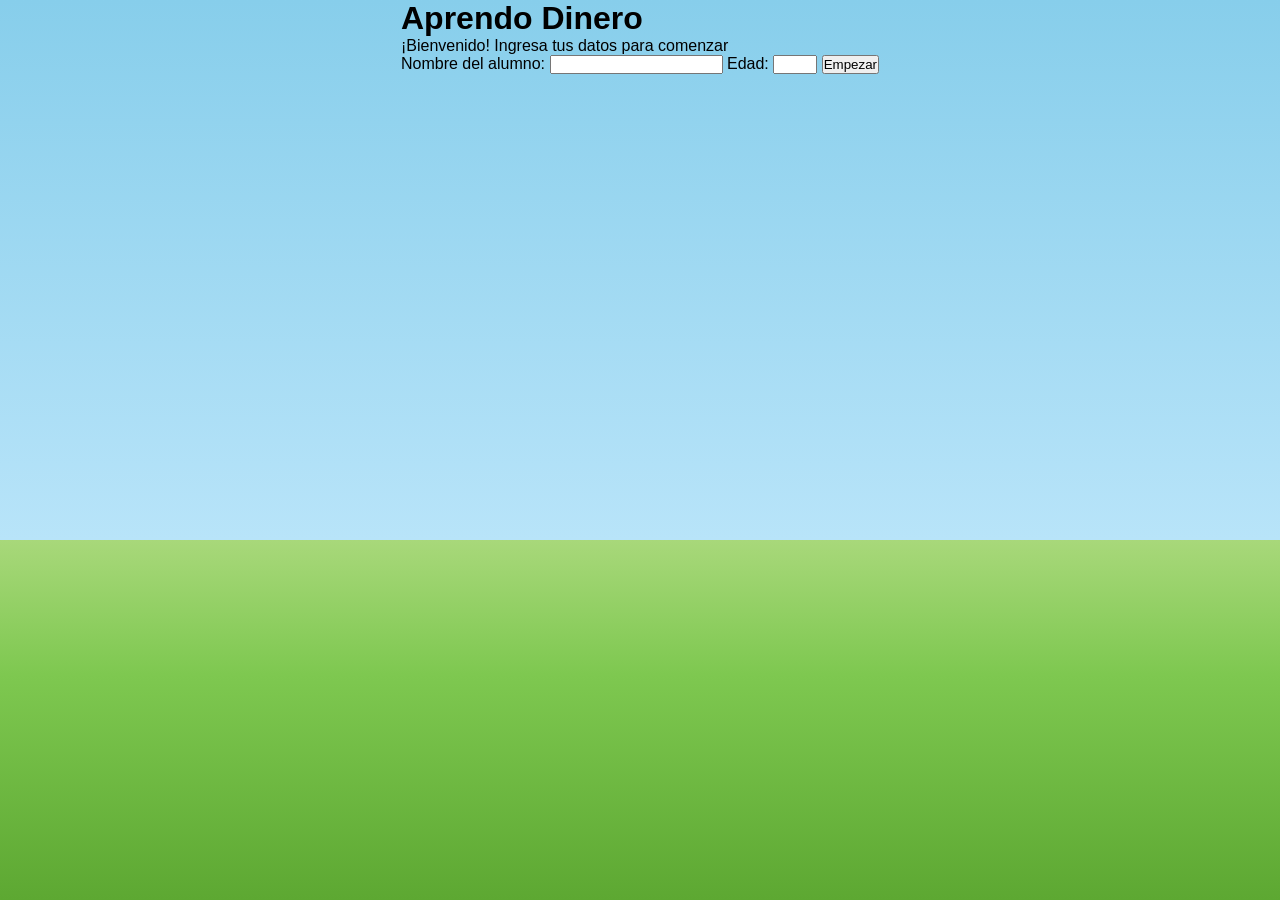
<file: index.html>
<!DOCTYPE html>
<html lang="es">
<head>
    <meta charset="UTF-8">
    <meta name="viewport" content="width=device-width, initial-scale=1.0">
    <title>Juego Inclusivo</title>
    <link rel="stylesheet" href="css/styles.css">
</head>
<body>

<div class="container" role="main">
    <h1>Aprendo Dinero</h1>
    <p>¡Bienvenido! Ingresa tus datos para comenzar</p>
<form>
    <label for="nombre">Nombre del alumno:</label>
    <input type="text" id="nombre" name="nombre" required>

    <label for="edad">Edad:</label>
    <input type="number" id="edad" name="edad" min="3" max="50" required>

 <button type="button" onclick="guardarNombre()">Empezar</button>
</form>
</div>
<script src="js/casa.js"></script>
</body>
</html>
</file>
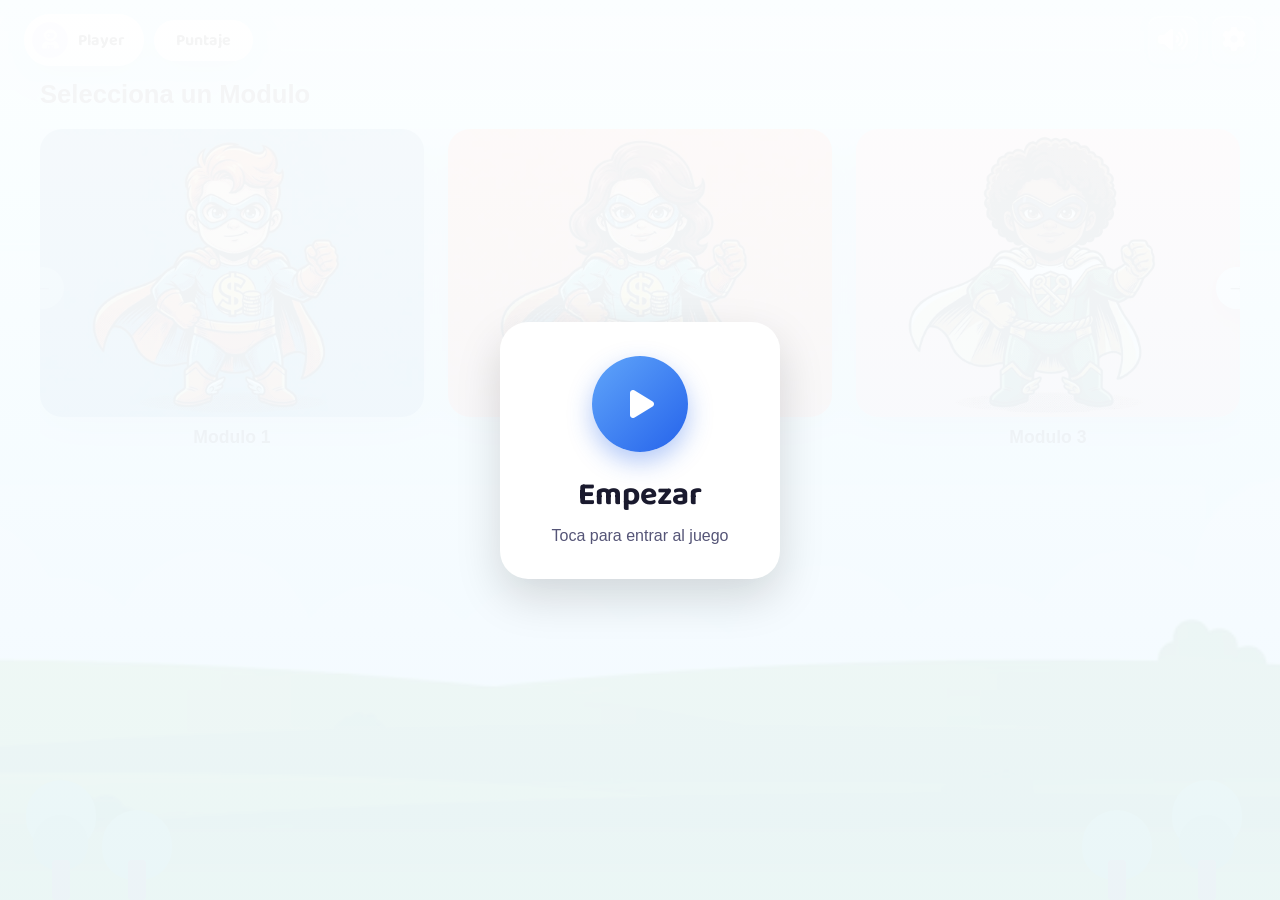
<file: casa.html>
<!DOCTYPE html>
<html lang="es">
<head>
  <meta charset="UTF-8">
  <meta name="viewport" content="width=device-width, initial-scale=1.0">
  <title>Súper Moneda</title>
  <link href="https://fonts.googleapis.com/css2?family=Baloo+2:wght@400;600;700;800&display=swap" rel="stylesheet">
  <link rel="stylesheet" href="css/styles.css">
  <link rel="stylesheet" href="https://cdnjs.cloudflare.com/ajax/libs/font-awesome/6.5.0/css/all.min.css">
</head>
<body>

<div id="app">

  <!-- Nubes -->
  <div class="cloud cloud-1"></div>
  <div class="cloud cloud-2"></div>
  <div class="cloud cloud-3"></div>

  <!-- Árboles -->
  <div class="tree tree-1"><div class="tree-top"></div><div class="tree-top-2"></div><div class="tree-trunk"></div></div>
  <div class="tree tree-2"><div class="tree-top"></div><div class="tree-trunk"></div></div>
  <div class="tree tree-3"><div class="tree-top"></div><div class="tree-top-2"></div><div class="tree-trunk"></div></div>
  <div class="tree tree-4"><div class="tree-top"></div><div class="tree-trunk"></div></div>

  <!-- ── HEADER ── -->
  <div id="header">
    <button id="player-btn" onclick="openModal('player-modal')">
      <div id="player-avatar"><i class="fa-solid fa-user-astronaut" style="color: rgb(255, 255, 255);"></i></div>
      <span id="player-name">Player</span>
    </button>
    <button id="score-btn" onclick="openModal('score-modal')">Puntaje</button>
    <div id="header-icons">
      
      <button class="icon-btn" id="mute-btn" onclick="toggleMute()"><i class="fa-solid fa-volume-xmark" style="color: rgb(255, 255, 255);"></i></button>
      <button class="icon-btn" onclick="openModal('settings-modal')"><i class="fa-solid fa-gear" style="color: rgb(255, 255, 255);"></i></button>
    </div>
  </div>

  <!-- ── CONTENIDO ── -->
  <div id="content">
    <div id="section-title">Selecciona un Modulo</div>

    <div id="carousel-wrapper">
      <button class="nav-arrow" id="arrow-left"  onclick="moveCarousel(-1)">&#8592;</button>
      <button class="nav-arrow" id="arrow-right" onclick="moveCarousel(1)">&#8594;</button>

      <div id="carousel">

        <!-- MÓDULO 1 -->
        <div class="module-item">
          <div class="module-card card-1" onclick="openModule(1)">
             <img src="img/sp1.jpeg" alt="Módulo 1"> 
            <div class="card-placeholder">
              <span style="font-size:1rem;color:white;font-weight:700;">Módulo de Reconocimiento de Billetes y Monedas</span>
            </div>
          </div>
          <div class="module-label">Modulo 1</div>
        </div>

        <!-- MÓDULO 2 -->
        <div class="module-item">
          <div class="module-card card-2" onclick="openModule(2)">
            <img src="img/sp2.jpeg" alt="Módulo 2"> 
            <div class="card-placeholder">
              <span style="font-size:1rem;color:white;font-weight:700;">Módulo de Comparación de Valores</span>
            </div>
          </div>
          <div class="module-label">Modulo 2</div>
        </div>

        <!-- MÓDULO 3 -->
        <div class="module-item">
          <div class="module-card card-3" onclick="openModule(3)">
           <img src="img/sp3.jpeg" alt="Módulo 3">
            <div class="card-placeholder">
              
              <span style="font-size:1rem;color:white;font-weight:700;">Módulo de Conteo Básico</span>
            </div>
          </div>
          <div class="module-label">Modulo 3</div>
        </div>

        <!-- MÓDULO 4 — bloqueado -->
        <div class="module-item">
          <div class="module-card card-4" onclick="openModule(4)" id="mod4-card">
             <img src="img/sp4.jpeg" alt="Módulo 4"> 
            <div class="card-placeholder">              
              <span style="font-size:1rem;color:white;font-weight:700;">Módulo de Simulación de Compra</span>
            </div>
          </div>
          <div class="module-label">Modulo 4</div>
        </div>

        <!-- MÓDULO 5 — bloqueado -->
        <div class="module-item">
          <div class="module-card card-5" onclick="openModule(5)" id="mod5-card">
             <img src="img/sp5.jpeg" alt="Módulo 5"> 
            <div class="card-placeholder">
              <span style="font-size:1rem;color:white;font-weight:700;">Módulo de Clasificación por Denominación</span>
            </div>
          </div>
          <div class="module-label">Modulo 5</div>
        </div>

      </div><!-- /carousel -->
    </div><!-- /carousel-wrapper -->

    <!-- Indicadores (dots) -->
    <div id="dots"></div>
  </div><!-- /content -->

  <div id="start-screen">
  <div class="start-card">
    <div class="start-play-btn" onclick="empezarExperiencia()">
      <i class="fa-solid fa-play"></i>
    </div>
    <h2>Empezar</h2>
    <p>Toca para entrar al juego</p>
  </div>
</div>
</div><!-- /app -->


<!-- ══ MODAL: Player ══ -->
<div class="modal-overlay" id="player-modal">
  <div class="modal">
    <button class="modal-close" onclick="closeModal('player-modal')">✕</button>
    <h2><i class="fa-solid fa-user-astronaut" style="color: rgb(7, 7, 7);"></i> Tu Perfil</h2>
    <p>Nombre del jugador:</p>
    <input id="name-input" class="name-input" type="text" placeholder="Escribe tu nombre...">
    <button class="btn-primary" onclick="saveName()">Guardar nombre</button>
  </div>
</div>

<!-- ══ MODAL: Puntaje ══ -->
<div class="modal-overlay" id="score-modal">
  <div class="modal">
    <button class="modal-close" onclick="closeModal('score-modal')">✕</button>
    <h2><i class="fa-solid fa-star" style="color: rgb(255, 212, 59);"></i> Puntaje</h2>
    <div class="score-grid">
      <div class="score-item">
        <div class="num" id="total-score">0</div>
        <div class="lbl">Puntos totales</div>
      </div>
      <div class="score-item">
        <div class="num" id="modules-done">0</div>
        <div class="lbl">Módulos completados</div>
      </div>
      <div class="score-item">
        <div class="num" id="streak">0</div>
        <div class="lbl">Racha de días</div>
      </div>
      <div class="score-item">
        <div class="num" id="stars"><i class="fa-solid fa-star" style="color: rgb(255, 212, 59);"></i>0</div>
        <div class="lbl">Estrellas</div>
      </div>
    </div>
    <button class="btn-primary" onclick="closeModal('score-modal')">Cerrar</button>
  </div>
</div>

<!-- ══ MODAL: Ajustes ══ -->
<div class="modal-overlay" id="settings-modal">
  <div class="modal">
    <button class="modal-close" onclick="closeModal('settings-modal')">✕</button>
    <h2>Ajustes</h2>
    <div class="setting-row">
      <span><i class="fa-solid fa-volume-high"></i> Sonido</span>
      <div class="toggle on" id="toggle-sound" onclick="toggleSetting('toggle-sound')"></div>
    </div>
    <div class="setting-row">
      <span><i class="fa-solid fa-music"></i> Música</span>
      <div class="toggle on" id="toggle-music" onclick="toggleSetting('toggle-music')"></div>
    </div>

    <br>
    <button class="btn-primary" onclick="closeModal('settings-modal')">Listo</button>
  </div>
</div>

<!-- ══ MODAL: Módulo ══ -->
<div class="modal-overlay" id="module-modal">
  <div class="modal">
    <button class="modal-close" onclick="closeModal('module-modal')">✕</button>
    <h2 id="mod-title">Módulo</h2>
    <p id="mod-desc">Descripción del módulo.</p>

    <!-- Barra de progreso -->
    <div class="progress-wrapper">
      <div class="progress-header">
        <span class="progress-label">Progreso</span>
        <span class="progress-pct" id="mod-progress-pct">0%</span>
      </div>
      <div class="progress-track">
        <div class="progress-bar" id="mod-progress-bar"></div>
      </div>
    </div>

    <button class="btn-primary" onclick="startModule()">¡Empezar!</button>
  </div>
</div>

<!-- Toast -->
<div id="toast"></div>

<script src="js/app.js"></script>
<audio id="bg-music" loop>
  <source src="audio/musica.mp3" type="audio/mpeg">
</audio>
</body>
</html>
</file>
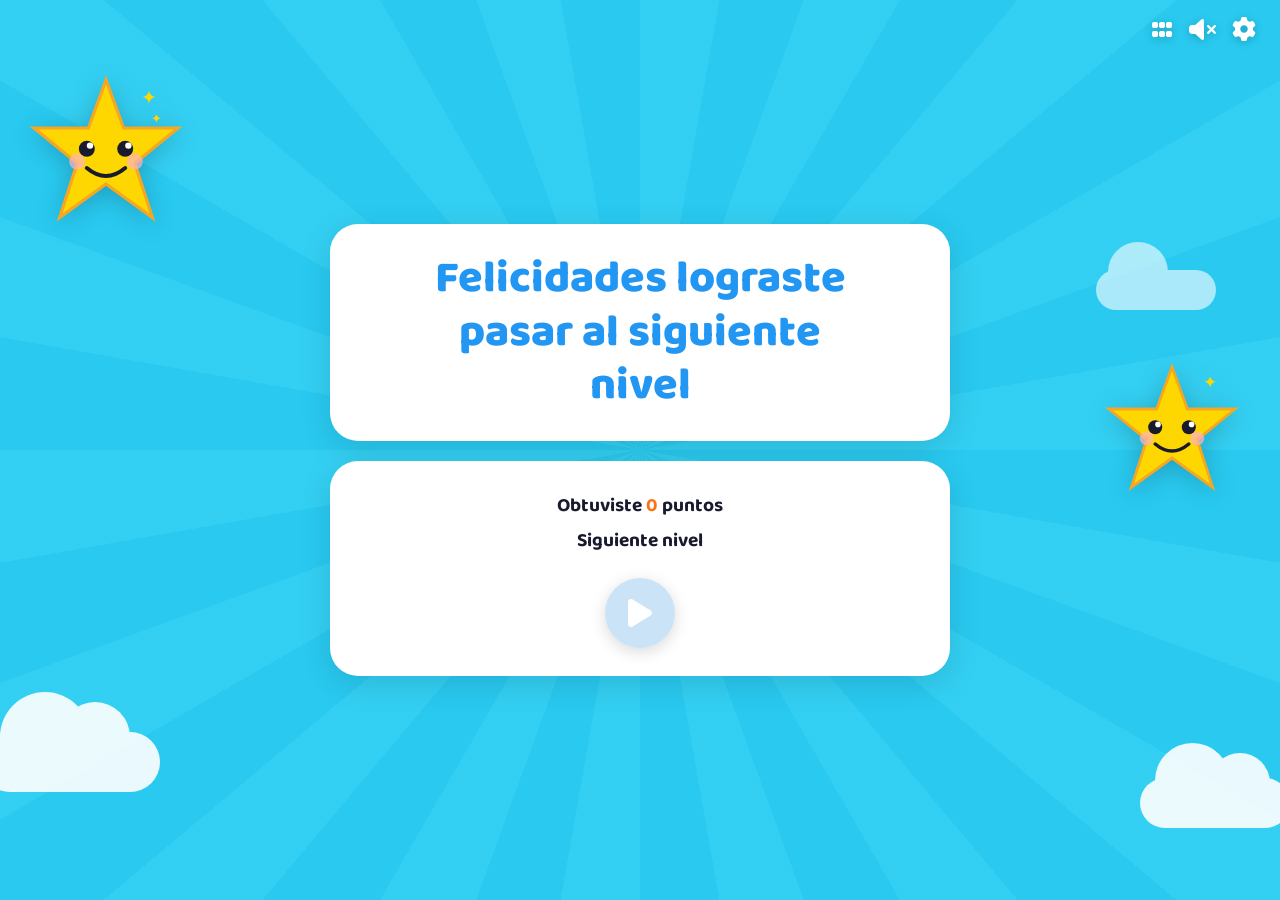
<file: modulos/felicidades.html>
<!DOCTYPE html>
<html lang="es">
<head>
  <meta charset="UTF-8">
  <meta name="viewport" content="width=device-width, initial-scale=1.0">
  <title>¡Felicidades!</title>
  <link href="https://fonts.googleapis.com/css2?family=Baloo+2:wght@400;600;700;800&display=swap" rel="stylesheet">
  <link rel="stylesheet" href="https://cdnjs.cloudflare.com/ajax/libs/font-awesome/6.5.0/css/all.min.css">
  <link rel="stylesheet" href="../css/felicidades.css">
  <link rel="stylesheet" href="https://cdnjs.cloudflare.com/ajax/libs/font-awesome/6.5.0/css/all.min.css">

</head>
<body>

<!-- Fondo -->
<div id="bg">
  <div class="rays"></div>
  <div class="cloud cl1"></div>
  <div class="cloud cl2"></div>
  <div class="cloud cl3"></div>
</div>

<!-- Header -->
<div id="header">
  <button class="icon-btn"><i class="fa-solid fa-grip"></i></button>
  <button class="icon-btn"><i class="fa-solid fa-volume-xmark"></i></button>
  <button class="icon-btn"><i class="fa-solid fa-gear"></i></button>
</div>

<!-- Estrella izquierda -->
<div class="star star-left">
  <svg viewBox="0 0 100 100" xmlns="http://www.w3.org/2000/svg">
    <polygon points="50,5 61,35 95,35 68,57 79,91 50,70 21,91 32,57 5,35 39,35" fill="#FFD700" stroke="#F5A623" stroke-width="2"/>
    <circle cx="38" cy="48" r="5" fill="#1a1a2e"/>
    <circle cx="62" cy="48" r="5" fill="#1a1a2e"/>
    <circle cx="40" cy="46" r="2" fill="white"/>
    <circle cx="64" cy="46" r="2" fill="white"/>
    <path d="M 38 60 Q 50 70 62 60" stroke="#1a1a2e" stroke-width="2.5" fill="none" stroke-linecap="round"/>
    <circle cx="32" cy="56" r="5" fill="#FFB3BA" opacity="0.7"/>
    <circle cx="68" cy="56" r="5" fill="#FFB3BA" opacity="0.7"/>
    <text x="72" y="20" font-size="12" fill="#FFD700">✦</text>
    <text x="78" y="32" font-size="8"  fill="#FFD700">✦</text>
  </svg>
</div>

<!-- Estrella derecha -->
<div class="star star-right">
  <svg viewBox="0 0 100 100" xmlns="http://www.w3.org/2000/svg">
    <polygon points="50,5 61,35 95,35 68,57 79,91 50,70 21,91 32,57 5,35 39,35" fill="#FFD700" stroke="#F5A623" stroke-width="2"/>
    <circle cx="38" cy="48" r="5" fill="#1a1a2e"/>
    <circle cx="62" cy="48" r="5" fill="#1a1a2e"/>
    <circle cx="40" cy="46" r="2" fill="white"/>
    <circle cx="64" cy="46" r="2" fill="white"/>
    <path d="M 38 60 Q 50 70 62 60" stroke="#1a1a2e" stroke-width="2.5" fill="none" stroke-linecap="round"/>
    <circle cx="32" cy="56" r="5" fill="#FFB3BA" opacity="0.7"/>
    <circle cx="68" cy="56" r="5" fill="#FFB3BA" opacity="0.7"/>
    <text x="72" y="20" font-size="12" fill="#FFD700">✦</text>
  </svg>
</div>

<!-- Contenido -->
<div id="center">

  <div class="card">
    <h1>Felicidades lograste<br>pasar al siguiente<br>nivel</h1>
  </div>

  <div class="card">
    <div class="card-info">
      Obtuviste <span id="puntos">0</span> puntos <br>
      Siguiente nivel
    </div>
<button id="next-btn" onclick="irACasa()">
  <i class="fa-solid fa-play"></i>
</button>
  </div>

</div>

<script>
  const params = new URLSearchParams(window.location.search);
  const pts = Number(params.get('score')) || 0;
  const moduleNum = Number(params.get('module')) || 0;

  if (pts) {
    document.getElementById('puntos').textContent = pts;
  }

  if (moduleNum > 0) {
    localStorage.setItem(`modulo${moduleNum}_completado`, 'true');
    localStorage.setItem(`modulo${moduleNum}_score`, String(pts));

    const scoreKey = `modulo${moduleNum}_score_sumado`;
    const yaSumado = localStorage.getItem(scoreKey) === 'true';

    if (!yaSumado) {
      const totalAnterior = Number(localStorage.getItem('total_score')) || 0;
      localStorage.setItem('total_score', String(totalAnterior + pts));
      localStorage.setItem(scoreKey, 'true');
    }
  }

  const colores = ['#FFD700','#FF6B6B','#4ECDC4','#45B7D1','#96CEB4','#FFEAA7','#DDA0DD'];
  for (let i = 0; i < 60; i++) {
    const c = document.createElement('div');
    c.className = 'confetti';
    c.style.left = Math.random() * 100 + 'vw';
    c.style.background = colores[Math.floor(Math.random() * colores.length)];
    c.style.animationDuration = (Math.random() * 3 + 2) + 's';
    c.style.animationDelay = (Math.random() * 2) + 's';
    c.style.width = (Math.random() * 10 + 6) + 'px';
    c.style.height = (Math.random() * 10 + 6) + 'px';
    document.body.appendChild(c);
  }

  function irACasa() {
    window.location.href = '../casa.html';
  }
</script>

</body>
</html>
</file>
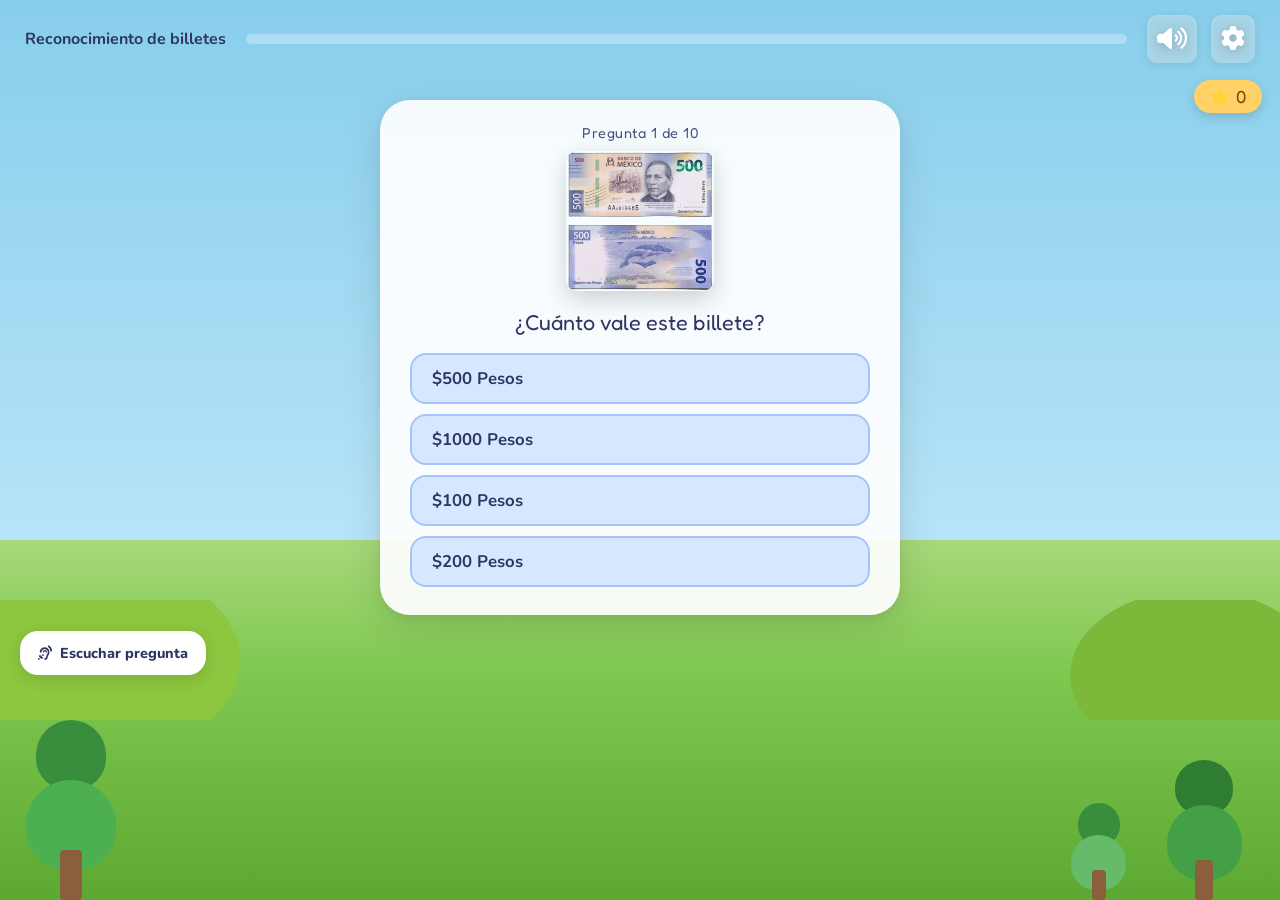
<file: modulos/modulo1.html>
<!DOCTYPE html>
<html lang="es">
<head>
  <meta charset="UTF-8">
  <meta name="viewport" content="width=device-width, initial-scale=1.0">
  <title>Reconocimiento de Billetes y Monedas</title>
  <link rel="stylesheet" href="../css/styles.css">
  <link rel="stylesheet" href="https://cdnjs.cloudflare.com/ajax/libs/font-awesome/6.5.0/css/all.min.css">


  <!-- Google Fonts -->
  <link
    href="https://fonts.googleapis.com/css2?family=Nunito:wght@400;600;700;800;900&family=Fredoka+One&display=swap"
    rel="stylesheet"
  >

</head>
<body>

  <!-- ===== NUBES ===== -->
  <div class="cloud cloud-1"></div>
  <div class="cloud cloud-2"></div>
  <div class="cloud cloud-3"></div>

  <!-- ===== COLINAS ===== -->
  <div class="hills">
    <div class="hill hill-1"></div>
    <div class="hill hill-2"></div>
  </div>

  <!-- ===== ÁRBOLES ===== -->
  <div class="tree tree-left">
    <div class="tree-top-2"></div>
    <div class="tree-top"></div>
    <div class="tree-trunk"></div>
  </div>

  <div class="tree tree-right">
    <div class="tree-top-2"></div>
    <div class="tree-top"></div>
    <div class="tree-trunk"></div>
  </div>

  <div class="tree tree-far-right">
    <div class="tree-top-2"></div>
    <div class="tree-top"></div>
    <div class="tree-trunk"></div>
  </div>

  <!-- ===== BARRA SUPERIOR ===== -->
<div class="top-bar">
  <span class="title-label">Reconocimiento de billetes</span>

  <div class="progress-bar-wrap">
    <div class="progress-bar-fill" id="progressFill"></div>
  </div>

<div id="header-icons">
      
      <button class="icon-btn" id="mute-btn" onclick="toggleMute()"><i class="fa-solid fa-volume-xmark" style="color: rgb(255, 255, 255);"></i></button>
      <button class="icon-btn" onclick="openModal('settings-modal')">
  <i class="fa-solid fa-gear"></i>
</button>
</button>
  </div>
  </div>
</div>
<div class="modal-overlay" id="settings-modal">
  <div class="modal">
    <button class="modal-close" onclick="closeModal('settings-modal')">✕</button>
    <h2>Ajustes</h2>
    <div class="setting-row">
      <span><i class="fa-solid fa-volume-high"></i> Sonido</span>
      <div class="toggle on" id="toggle-sound" onclick="toggleSetting('toggle-sound')"></div>
    </div>
    <div class="setting-row">
      <span><i class="fa-solid fa-music"></i> Música</span>
      <div class="toggle on" id="toggle-music" onclick="toggleSetting('toggle-music')"></div>
    </div>

    <br>
    <button class="btn-primary" onclick="closeModal('settings-modal')">Listo</button>
  </div>
</div>

  <!-- ===== MARCADOR ===== -->
  <div class="score-badge"><i class="fa-solid fa-star" style="color: rgb(255, 212, 59);"></i> <span id="scoreDisplay">0</span></div>

  <!-- ===== TARJETA PRINCIPAL ===== -->
  <div class="card" id="mainCard">
    <div class="q-counter" id="qCounter">Pregunta 1 de 10</div>

    <div class="money-img-wrap" id="moneyImgWrap">
      <!-- SVG inyectado por JS -->
    </div>

    <div class="question-text" id="questionText">¿Cuánto vale este billete?</div>

    <div class="options" id="optionsContainer">
      <!-- Botones generados por JS -->
    </div>
  </div>

  <!-- ===== BOTÓN ESCUCHAR ===== -->
  <button class="listen-btn" onclick="escucharPregunta()">
  <i class="fa-solid fa-ear-listen"></i> Escuchar pregunta
</button>
  <!-- ===== FEEDBACK OVERLAY ===== -->
  <div class="feedback-overlay" id="feedbackOverlay">
    <div class="feedback-emoji" id="feedbackEmoji"></div>
    <div class="feedback-text" id="feedbackText"></div>
  </div>

  <!-- Script externo -->
  <script src="../js/modulo1.js"></script>

</body>
</html>
</file>
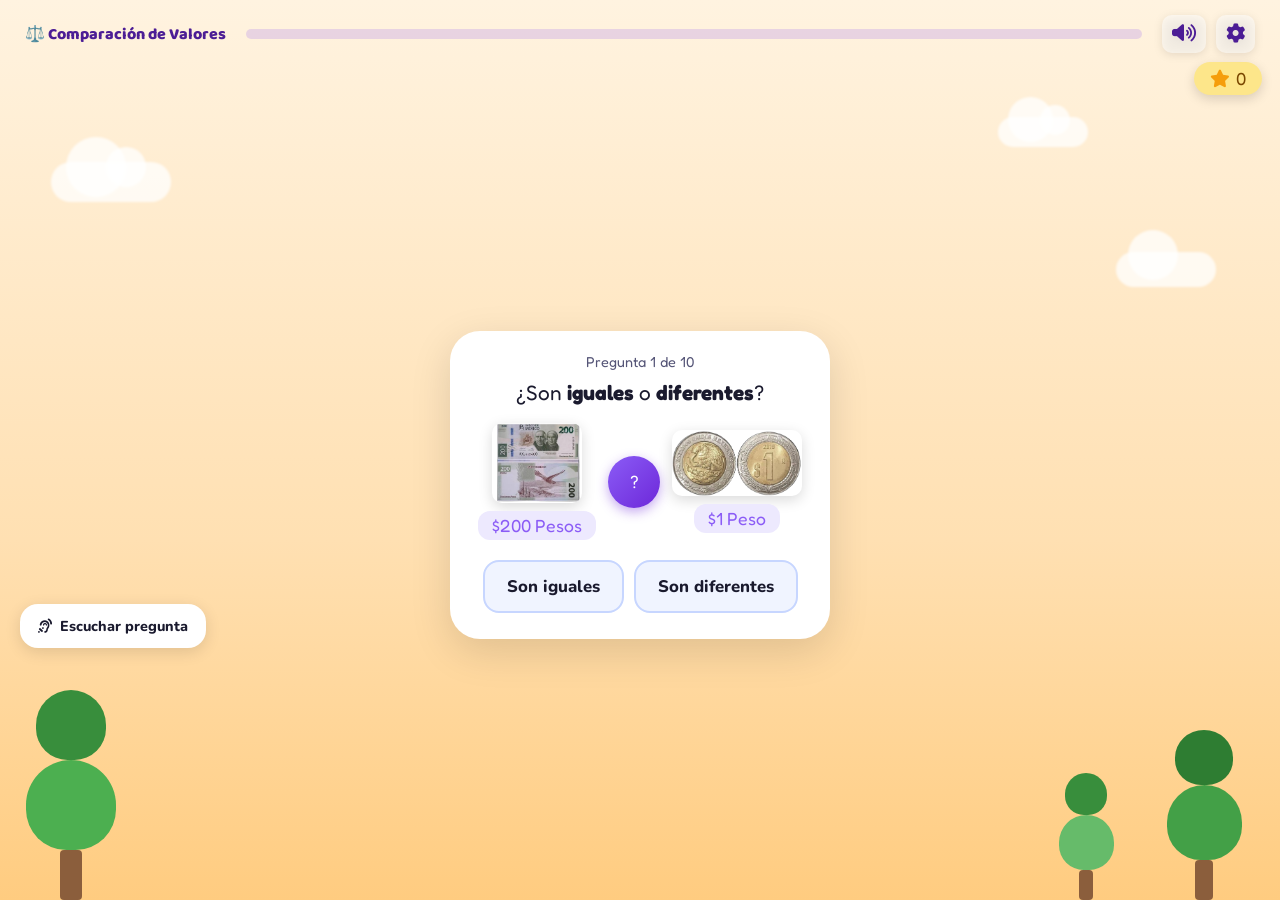
<file: modulos/modulo2.html>
<!DOCTYPE html>
<html lang="es">
<head>
  <meta charset="UTF-8">
  <meta name="viewport" content="width=device-width, initial-scale=1.0">
  <title>Comparación de Valores</title>
  <link rel="stylesheet" href="../css/modulo2.css">
  <link rel="stylesheet" href="https://cdnjs.cloudflare.com/ajax/libs/font-awesome/6.5.0/css/all.min.css">
  <link href="https://fonts.googleapis.com/css2?family=Nunito:wght@400;600;700;800;900&family=Fredoka+One&family=Baloo+2:wght@400;600;700;800&display=swap" rel="stylesheet">


</head>
<body>

  <!-- Nubes -->
  <div class="cloud cloud-1"></div>
  <div class="cloud cloud-2"></div>
  <div class="cloud cloud-3"></div>

  <!-- Árboles -->
  <div class="tree tree-left">
    <div class="tree-top-2"></div>
    <div class="tree-top"></div>
    <div class="tree-trunk"></div>
  </div>
  <div class="tree tree-right">
    <div class="tree-top-2"></div>
    <div class="tree-top"></div>
    <div class="tree-trunk"></div>
  </div>
  <div class="tree tree-far-right">
    <div class="tree-top-2"></div>
    <div class="tree-top"></div>
    <div class="tree-trunk"></div>
  </div>

  <!-- Barra superior -->
  <div class="top-bar">
    <span class="title-label">⚖️ Comparación de Valores</span>
    <div class="progress-bar-wrap">
      <div class="progress-bar-fill" id="progressFill"></div>
    </div>
    <div id="header-icons" style="display:flex;gap:10px;">
      <button class="icon-btn" id="mute-btn" onclick="toggleMute()">
        <i class="fa-solid fa-volume-high"></i>
      </button>
      <button class="icon-btn" onclick="openModal('settings-modal')">
        <i class="fa-solid fa-gear"></i>
      </button>
    </div>
  </div>

  <!-- Marcador -->
  <div class="score-badge">
    <i class="fa-solid fa-star" style="color:#F59E0B;"></i>
    <span id="scoreDisplay">0</span>
  </div>

  <!-- Contenido principal -->
  <div id="game-wrapper">
    <div class="compare-card" id="mainCard">

      <div class="q-counter" id="qCounter">Pregunta 1 de 10</div>
      <div class="question-text" id="questionText">¿Cuál tiene mayor valor?</div>

      <!-- Área de comparación -->
      <div class="compare-area" id="compareArea">
        <div class="money-box" id="boxA">
          <img id="imgA" src="" alt="Opción A">
          <div class="money-label" id="labelA">$0</div>
        </div>

        <div class="vs-circle" id="vsCircle">VS</div>

        <div class="money-box" id="boxB">
          <img id="imgB" src="" alt="Opción B">
          <div class="money-label" id="labelB">$0</div>
        </div>
      </div>

      <!-- Botones de respuesta -->
      <div class="options-compare" id="optionsContainer"></div>

    </div>
  </div>

  <!-- Botón escuchar -->
  <button class="listen-btn" onclick="escucharPregunta()">
    <i class="fa-solid fa-ear-listen"></i> Escuchar pregunta
  </button>

  <!-- Feedback -->
  <div id="mensajeFeedback"></div>

  <!-- Toast -->
  <div id="toast"></div>

  <!-- Modal Ajustes -->
  <div class="modal-overlay" id="settings-modal">
    <div class="modal">
      <button class="modal-close" onclick="closeModal('settings-modal')">✕</button>
      <h2>Ajustes</h2>
      <div class="setting-row">
        <span><i class="fa-solid fa-volume-high"></i> Sonido</span>
        <div class="toggle on" id="toggle-sound" onclick="toggleSetting('toggle-sound')"></div>
      </div>
      <div class="setting-row">
        <span><i class="fa-solid fa-music"></i> Música</span>
        <div class="toggle on" id="toggle-music" onclick="toggleSetting('toggle-music')"></div>
      </div>
      <br>
      <button class="btn-primary" onclick="closeModal('settings-modal')">Listo</button>
    </div>
  </div>

 <script src="../js/modulo2.js"></script>

</body>
</html>
</file>
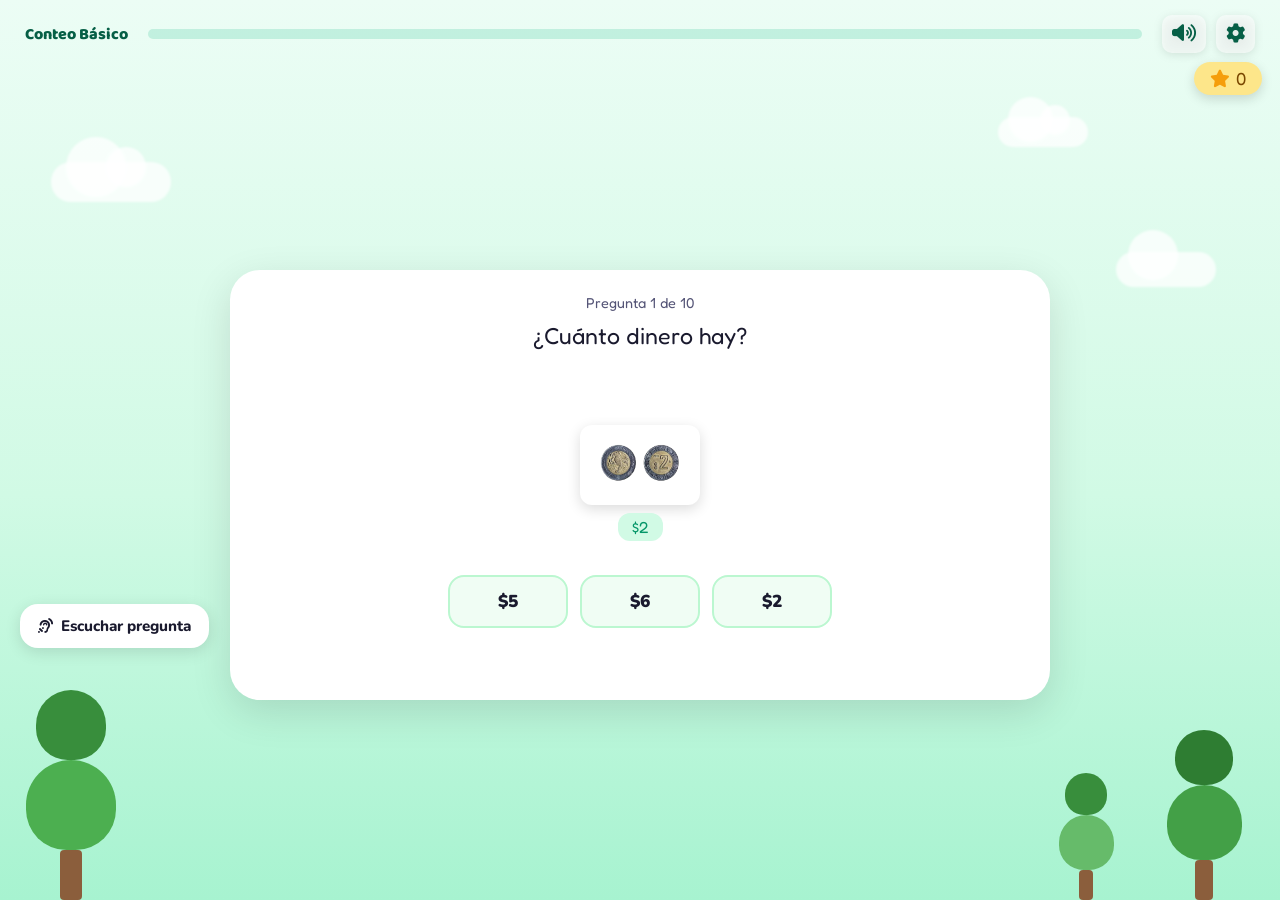
<file: modulos/modulo3.html>
<!DOCTYPE html>
<html lang="es">
<head>
  <meta charset="UTF-8">
  <meta name="viewport" content="width=device-width, initial-scale=1.0">
  <title>Conteo Básico</title>
  <link rel="stylesheet" href="../css/modulo3.css">
  <link rel="stylesheet" href="https://cdnjs.cloudflare.com/ajax/libs/font-awesome/6.5.0/css/all.min.css">
  <link href="https://fonts.googleapis.com/css2?family=Nunito:wght@400;600;700;800;900&family=Fredoka+One&family=Baloo+2:wght@400;600;700;800&display=swap" rel="stylesheet">
</head>
<body>

  <!-- Nubes -->
  <div class="cloud cloud-1"></div>
  <div class="cloud cloud-2"></div>
  <div class="cloud cloud-3"></div>

  <!-- Árboles -->
  <div class="tree tree-left">
    <div class="tree-top-2"></div>
    <div class="tree-top"></div>
    <div class="tree-trunk"></div>
  </div>

  <div class="tree tree-right">
    <div class="tree-top-2"></div>
    <div class="tree-top"></div>
    <div class="tree-trunk"></div>
  </div>

  <div class="tree tree-far-right">
    <div class="tree-top-2"></div>
    <div class="tree-top"></div>
    <div class="tree-trunk"></div>
  </div>

  <!-- Barra superior -->
  <div class="top-bar">
    <span class="title-label">Conteo Básico</span>

    <div class="progress-bar-wrap">
      <div class="progress-bar-fill" id="progressFill"></div>
    </div>

    <div id="header-icons" style="display:flex;gap:10px;">
      <button class="icon-btn" id="mute-btn" onclick="toggleMute()">
        <i class="fa-solid fa-volume-high"></i>
      </button>
      <button class="icon-btn" onclick="openModal('settings-modal')">
        <i class="fa-solid fa-gear"></i>
      </button>
    </div>
  </div>

  <!-- Marcador -->
  <div class="score-badge">
    <i class="fa-solid fa-star" style="color:#F59E0B;"></i>
    <span id="scoreDisplay">0</span>
  </div>

  <!-- Contenido principal -->
  <div id="game-wrapper">
    <div class="count-card" id="mainCard">

      <div class="q-counter" id="qCounter">Pregunta 1 de 10</div>
      <div class="question-text" id="questionText">¿Cuánto dinero hay?</div>

      <!-- Área visual del dinero -->
      <div class="money-area" id="moneyArea">
        <!-- Aquí modulo3.js insertará las monedas/billetes -->
      </div>

      <!-- Opciones -->
      <div class="options-count" id="optionsContainer">
        <!-- Aquí modulo3.js insertará los botones -->
      </div>

    </div>
  </div>

  <!-- Botón escuchar -->
  <button class="listen-btn" onclick="escucharPregunta()">
    <i class="fa-solid fa-ear-listen"></i> Escuchar pregunta
  </button>

  <!-- Feedback -->
  <div id="mensajeFeedback"></div>

  <!-- Toast -->
  <div id="toast"></div>

  <!-- Modal Ajustes -->
  <div class="modal-overlay" id="settings-modal">
    <div class="modal">
      <button class="modal-close" onclick="closeModal('settings-modal')">✕</button>
      <h2>Ajustes</h2>

      <div class="setting-row">
        <span><i class="fa-solid fa-volume-high"></i> Sonido</span>
        <div class="toggle on" id="toggle-sound" onclick="toggleSetting('toggle-sound')"></div>
      </div>

      <div class="setting-row">
        <span><i class="fa-solid fa-music"></i> Música</span>
        <div class="toggle on" id="toggle-music" onclick="toggleSetting('toggle-music')"></div>
      </div>

      <br>
      <button class="btn-primary" onclick="closeModal('settings-modal')">Listo</button>
    </div>
  </div>

  <script src="../js/modulo3.js"></script>
</body>
</html>
</file>
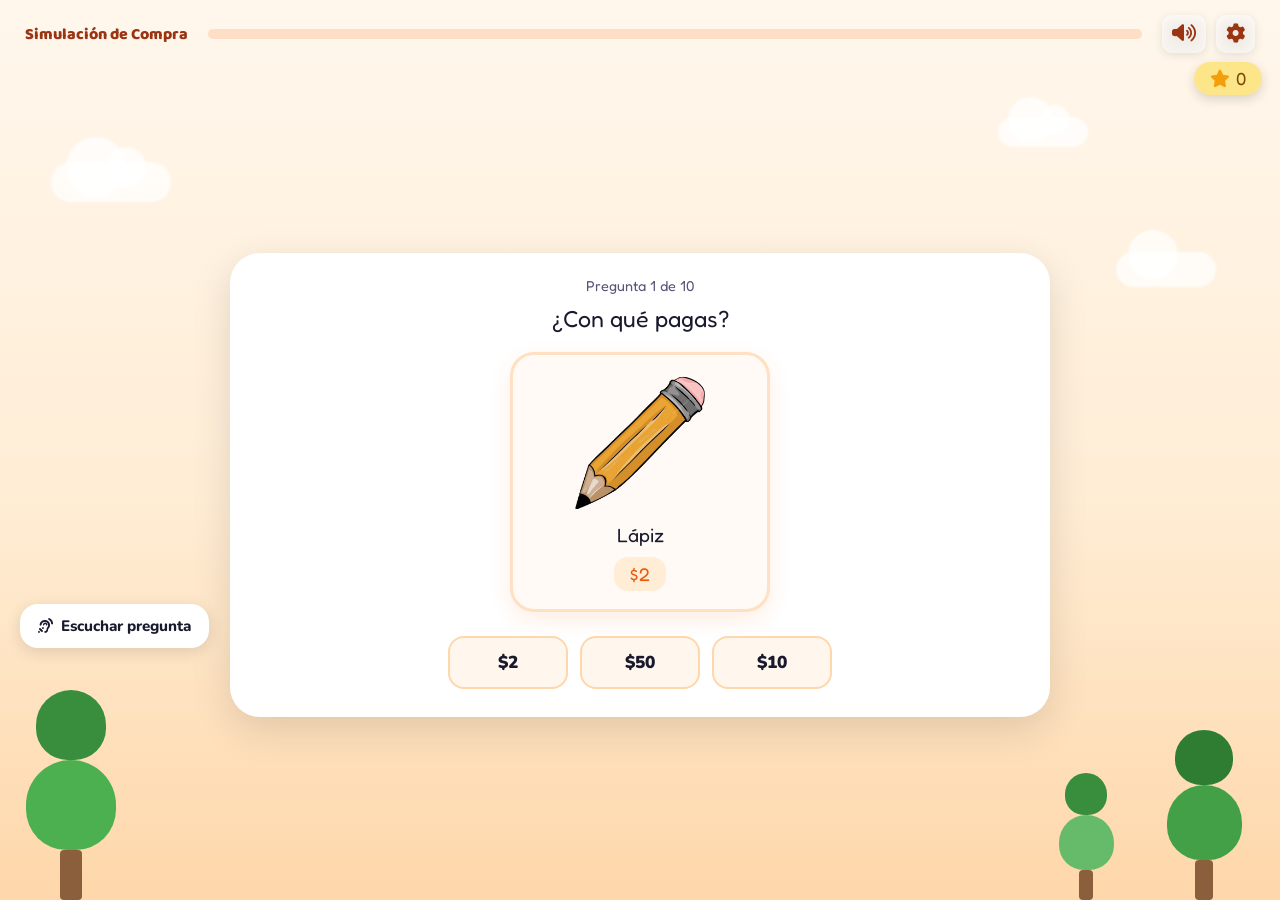
<file: modulos/modulo4.html>
<!DOCTYPE html>
<html lang="es">
<head>
  <meta charset="UTF-8">
  <meta name="viewport" content="width=device-width, initial-scale=1.0">
  <title>Simulación de Compra</title>
  <link rel="stylesheet" href="../css/modulo4.css">
  <link rel="stylesheet" href="https://cdnjs.cloudflare.com/ajax/libs/font-awesome/6.5.0/css/all.min.css">
  <link href="https://fonts.googleapis.com/css2?family=Nunito:wght@400;600;700;800;900&family=Fredoka+One&family=Baloo+2:wght@400;600;700;800&display=swap" rel="stylesheet">
</head>
<body>

  <!-- Nubes -->
  <div class="cloud cloud-1"></div>
  <div class="cloud cloud-2"></div>
  <div class="cloud cloud-3"></div>

  <!-- Árboles -->
  <div class="tree tree-left">
    <div class="tree-top-2"></div>
    <div class="tree-top"></div>
    <div class="tree-trunk"></div>
  </div>

  <div class="tree tree-right">
    <div class="tree-top-2"></div>
    <div class="tree-top"></div>
    <div class="tree-trunk"></div>
  </div>

  <div class="tree tree-far-right">
    <div class="tree-top-2"></div>
    <div class="tree-top"></div>
    <div class="tree-trunk"></div>
  </div>

  <!-- Barra superior -->
  <div class="top-bar">
    <span class="title-label">Simulación de Compra</span>

    <div class="progress-bar-wrap">
      <div class="progress-bar-fill" id="progressFill"></div>
    </div>

    <div id="header-icons" style="display:flex;gap:10px;">
      <button class="icon-btn" id="mute-btn" onclick="toggleMute()">
        <i class="fa-solid fa-volume-high"></i>
      </button>
      <button class="icon-btn" onclick="openModal('settings-modal')">
        <i class="fa-solid fa-gear"></i>
      </button>
    </div>
  </div>

  <!-- Marcador -->
  <div class="score-badge">
    <i class="fa-solid fa-star" style="color:#F59E0B;"></i>
    <span id="scoreDisplay">0</span>
  </div>

  <!-- Contenido principal -->
  <div id="game-wrapper">
    <div class="shop-card" id="mainCard">

      <div class="q-counter" id="qCounter">Pregunta 1 de 10</div>
      <div class="question-text" id="questionText">¿Con qué pagas?</div>

      <!-- Producto -->
      <div class="product-area" id="productArea">
        <div class="product-box">
          <img id="productImg" src="" alt="Producto">
          <div class="product-name" id="productName">Producto</div>
          <div class="product-price" id="productPrice">$0</div>
        </div>
      </div>

      <!-- Opciones -->
      <div class="options-shop" id="optionsContainer">
        <!-- Aquí modulo4.js insertará los botones -->
      </div>

    </div>
  </div>

  <!-- Botón escuchar -->
  <button class="listen-btn" onclick="escucharPregunta()">
    <i class="fa-solid fa-ear-listen"></i> Escuchar pregunta
  </button>

  <!-- Feedback -->
  <div id="mensajeFeedback"></div>

  <!-- Toast -->
  <div id="toast"></div>

  <!-- Modal Ajustes -->
  <div class="modal-overlay" id="settings-modal">
    <div class="modal">
      <button class="modal-close" onclick="closeModal('settings-modal')">✕</button>
      <h2>Ajustes</h2>

      <div class="setting-row">
        <span><i class="fa-solid fa-volume-high"></i> Sonido</span>
        <div class="toggle on" id="toggle-sound" onclick="toggleSetting('toggle-sound')"></div>
      </div>

      <div class="setting-row">
        <span><i class="fa-solid fa-music"></i> Música</span>
        <div class="toggle on" id="toggle-music" onclick="toggleSetting('toggle-music')"></div>
      </div>

      <br>
      <button class="btn-primary" onclick="closeModal('settings-modal')">Listo</button>
    </div>
  </div>

  <script src="../js/modulo4.js"></script>
</body>
</html>
</file>
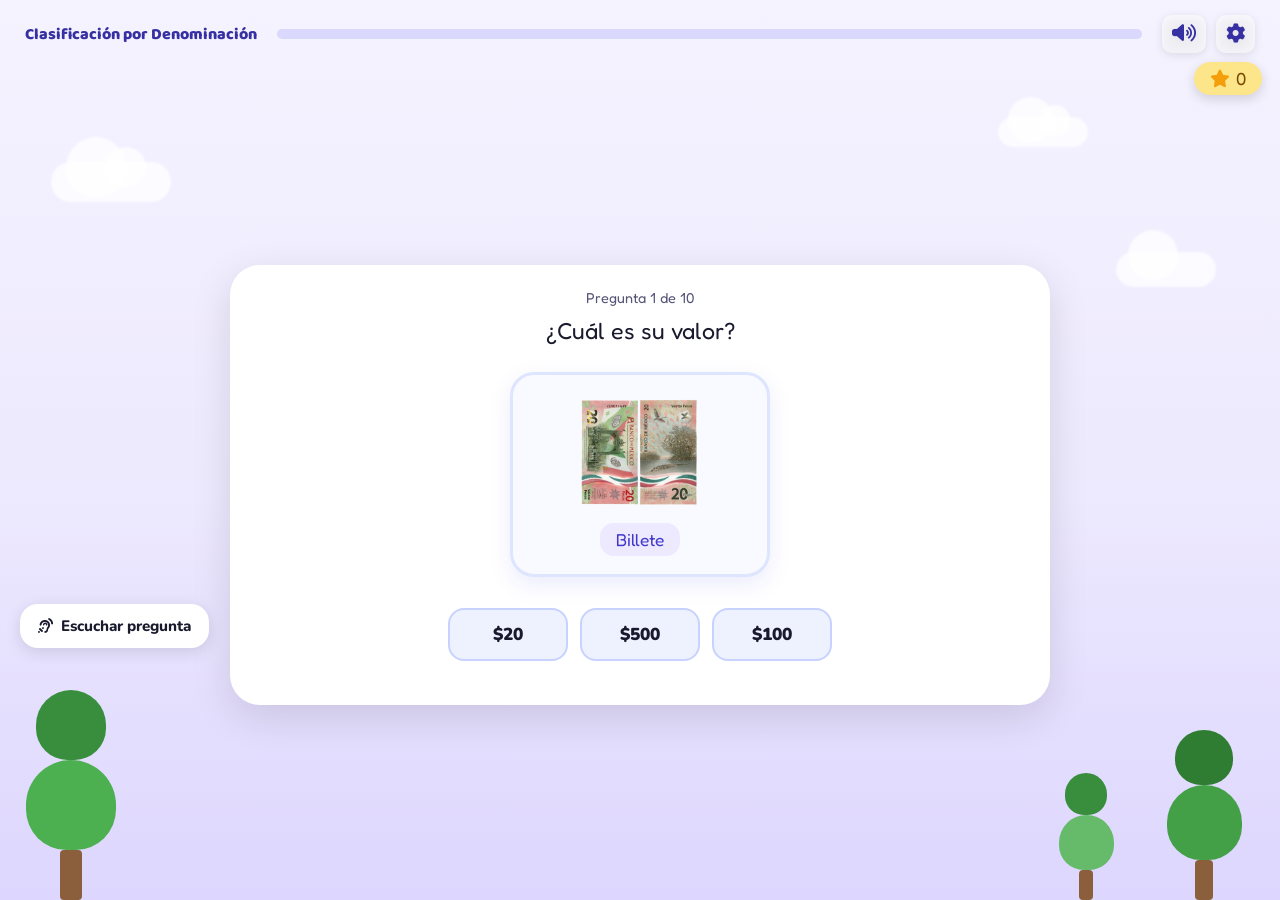
<file: modulos/modulo5.html>
<!DOCTYPE html>
<html lang="es">
<head>
  <meta charset="UTF-8">
  <meta name="viewport" content="width=device-width, initial-scale=1.0">
  <title>Clasificación por Denominación</title>
  <link rel="stylesheet" href="../css/modulo5.css">
  <link rel="stylesheet" href="https://cdnjs.cloudflare.com/ajax/libs/font-awesome/6.5.0/css/all.min.css">
  <link href="https://fonts.googleapis.com/css2?family=Nunito:wght@400;600;700;800;900&family=Fredoka+One&family=Baloo+2:wght@400;600;700;800&display=swap" rel="stylesheet">
</head>
<body>

  <!-- Nubes -->
  <div class="cloud cloud-1"></div>
  <div class="cloud cloud-2"></div>
  <div class="cloud cloud-3"></div>

  <!-- Árboles -->
  <div class="tree tree-left">
    <div class="tree-top-2"></div>
    <div class="tree-top"></div>
    <div class="tree-trunk"></div>
  </div>

  <div class="tree tree-right">
    <div class="tree-top-2"></div>
    <div class="tree-top"></div>
    <div class="tree-trunk"></div>
  </div>

  <div class="tree tree-far-right">
    <div class="tree-top-2"></div>
    <div class="tree-top"></div>
    <div class="tree-trunk"></div>
  </div>

  <!-- Barra superior -->
  <div class="top-bar">
    <span class="title-label">Clasificación por Denominación</span>

    <div class="progress-bar-wrap">
      <div class="progress-bar-fill" id="progressFill"></div>
    </div>

    <div id="header-icons" style="display:flex;gap:10px;">
      <button class="icon-btn" id="mute-btn" onclick="toggleMute()">
        <i class="fa-solid fa-volume-high"></i>
      </button>
      <button class="icon-btn" onclick="openModal('settings-modal')">
        <i class="fa-solid fa-gear"></i>
      </button>
    </div>
  </div>

  <!-- Marcador -->
  <div class="score-badge">
    <i class="fa-solid fa-star" style="color:#F59E0B;"></i>
    <span id="scoreDisplay">0</span>
  </div>

  <!-- Contenido principal -->
  <div id="game-wrapper">
    <div class="classify-card" id="mainCard">

      <div class="q-counter" id="qCounter">Pregunta 1 de 10</div>
      <div class="question-text" id="questionText">¿Cuál es su valor?</div>

      <!-- Dinero a clasificar -->
      <div class="money-display-area" id="moneyDisplayArea">
        <div class="money-display-box">
          <img id="moneyImg" src="" alt="Dinero">
          <div class="money-display-label" id="moneyDisplayLabel">Moneda o billete</div>
        </div>
      </div>

      <!-- Opciones -->
      <div class="options-classify" id="optionsContainer">
        <!-- modulo5.js inserta botones -->
      </div>

    </div>
  </div>

  <!-- Botón escuchar -->
  <button class="listen-btn" onclick="escucharPregunta()">
    <i class="fa-solid fa-ear-listen"></i> Escuchar pregunta
  </button>

  <!-- Feedback -->
  <div id="mensajeFeedback"></div>

  <!-- Toast -->
  <div id="toast"></div>

  <!-- Modal Ajustes -->
  <div class="modal-overlay" id="settings-modal">
    <div class="modal">
      <button class="modal-close" onclick="closeModal('settings-modal')">✕</button>
      <h2>Ajustes</h2>

      <div class="setting-row">
        <span><i class="fa-solid fa-volume-high"></i> Sonido</span>
        <div class="toggle on" id="toggle-sound" onclick="toggleSetting('toggle-sound')"></div>
      </div>

      <div class="setting-row">
        <span><i class="fa-solid fa-music"></i> Música</span>
        <div class="toggle on" id="toggle-music" onclick="toggleSetting('toggle-music')"></div>
      </div>

      <br>
      <button class="btn-primary" onclick="closeModal('settings-modal')">Listo</button>
    </div>
  </div>

  <script src="../js/modulo5.js"></script>
</body>
</html>
</file>
<file: css/styles.css>
/* ══════════════════════════════════════
   SÚPER MONEDA — Estilos
   ══════════════════════════════════════ */

* { margin: 0; padding: 0; box-sizing: border-box; }

:root {
  --orange: #F97316;
  --blue-module: #3B6FA0;
  --sky: #87CEEB;
  --green-grass: #5DBB63;
  --yellow: #FBBF24;
  --white: #ffffff;
  --shadow: 0 8px 32px rgba(0,0,0,0.18);
}

body {
  font-family: 'Baloo 2', cursive;
  height: 100vh;
  overflow: hidden;
  user-select: none;
}

/* ── BACKGROUND ── */
#app {
  position: relative;
  width: 100vw;
  height: 100vh;
  background-image: url('../img/fondo1.avif');
  background-size: cover;
  background-position: center;
}

/* ── NUBES ── */
.cloud {
  position: absolute;
  background: rgba(255,255,255,0.85);
  border-radius: 50px;
  filter: blur(1px);
}
.cloud::before, .cloud::after {
  content: '';
  position: absolute;
  background: rgba(255,255,255,0.85);
  border-radius: 50%;
}
.cloud-1 { width: 120px; height: 40px; top: 18%; left: 5%; }
.cloud-1::before { width: 60px; height: 60px; top: -25px; left: 15px; }
.cloud-1::after  { width: 40px; height: 40px; top: -15px; left: 50px; }
.cloud-2 { width: 90px; height: 30px; top: 12%; right: 18%; }
.cloud-2::before { width: 45px; height: 45px; top: -20px; left: 10px; }
.cloud-2::after  { width: 30px; height: 30px; top: -12px; left: 40px; }
.cloud-3 { width: 100px; height: 35px; top: 25%; right: 5%; }
.cloud-3::before { width: 50px; height: 50px; top: -22px; left: 12px; }

/* ── ÁRBOLES ── */
.tree { position: absolute; bottom: 0; }
.tree-trunk { width: 18px; height: 40px; background: #7B4F2E; margin: 0 auto; border-radius: 3px; }
.tree-top   { width: 70px; height: 70px; background: #2D7A30; border-radius: 50%; margin: 0 auto -20px; }
.tree-top-2 { width: 55px; height: 55px; background: #3A9140; border-radius: 50%; margin: 0 auto -10px; }
.tree-1 { left: 2%; }
.tree-2 { left: 8%; }
.tree-3 { right: 3%; }
.tree-4 { right: 10%; }

/* ── HEADER ── */
#header {
  position: absolute;
  top: 0; left: 0; right: 0;
  display: flex;
  align-items: center;
  padding: 14px 24px;
  gap: 10px;
  z-index: 10;
}

#player-btn {
  display: flex;
  align-items: center;
  gap: 10px;
  background: white;
  border: none;
  border-radius: 30px;
  padding: 8px 20px 8px 8px;
  font-family: 'Baloo 2', cursive;
  font-size: 1rem;
  font-weight: 700;
  cursor: pointer;
  box-shadow: var(--shadow);
  transition: transform .15s;
}
#player-btn:hover { transform: scale(1.04); }

#player-avatar {
  width: 36px; height: 36px;
  background: #D1C4E9;
  border-radius: 50%;
  display: flex; align-items: center; justify-content: center;
  font-size: 1.2rem;
}

#score-btn {
  background: white;
  border: none;
  border-radius: 30px;
  padding: 8px 22px;
  font-family: 'Baloo 2', cursive;
  font-size: 1rem;
  font-weight: 700;
  cursor: pointer;
  box-shadow: var(--shadow);
  transition: transform .15s;
}
#score-btn:hover { transform: scale(1.04); }

#header-icons {
  margin-left: auto;
  display: flex;
  gap: 14px;
  align-items: center;
}

.icon-btn {
  background: none;
  border: none;
  cursor: pointer;
  font-size: 1.5rem;
  transition: transform .15s;
  filter: drop-shadow(0 2px 4px rgba(0,0,0,0.3));
}
.icon-btn:hover { transform: scale(1.15); }

/* ── CONTENIDO PRINCIPAL ── */
#content {
  position: absolute;
  top: 80px;
  left: 0; right: 0;
  padding: 0 40px;
  z-index: 5;
}

#section-title {
  font-size: 1.6rem;
  font-weight: 800;
  color: #1a1a2e;
  margin-bottom: 20px;
  text-shadow: 0 2px 8px rgba(255,255,255,0.6);
}

/* ── CARRUSEL ── */
#carousel-wrapper {
  position: relative;
  overflow: hidden;
}

#carousel {
  display: flex;
  gap: 24px;
  transition: transform 0.45s cubic-bezier(.4,0,.2,1);
}

.module-item {
  flex: 0 0 calc(33.33% - 16px);
  min-width: 260px;
}

.module-card {
  border-radius: 22px;
  overflow: hidden;
  box-shadow: 0 10px 40px rgba(0,0,0,0.22);
  cursor: pointer;
  transition: transform .2s, box-shadow .2s;
  position: relative;
  aspect-ratio: 4/3;
}
.module-card:hover  { transform: translateY(-6px) scale(1.02); box-shadow: 0 18px 50px rgba(0,0,0,0.28); }
.module-card:active { transform: scale(0.97); }

.module-card img {
  width: 100%; height: 100%;
  object-fit: cover;
  display: block;
}

/* Placeholder sin imagen */
.card-placeholder {
  width: 100%; height: 100%;
  display: flex;
  flex-direction: column;
  align-items: center;
  justify-content: center;
  gap: 12px;
  font-size: 4rem;
}

/* Colores por módulo */
.card-1 .card-placeholder { background: linear-gradient(135deg, #3B6FA0 0%, #2C5282 100%); }
.card-2 .card-placeholder { background: linear-gradient(135deg, #F97316 0%, #EA580C 100%); }
.card-3 .card-placeholder { background: linear-gradient(135deg, #E79F8B 0%, #D45C44 100%); }
.card-4 .card-placeholder { background: linear-gradient(135deg, #10B981 0%, #059669 100%); }
.card-5 .card-placeholder { background: linear-gradient(135deg, #8B5CF6 0%, #6D28D9 100%); }

/* Módulos bloqueados */
.card-locked::after {
  content: '\f023';        /* código unicode del candado */
  font-family: 'Font Awesome 6 Free';
  font-weight: 900;
  color: white;
  font-size: 3rem;
  position: absolute;
  top: 50%; left: 50%;
  transform: translate(-50%, -50%);
  background: rgba(0,0,0,0.45);
  width: 100%; height: 100%;
  display: flex; align-items: center; justify-content: center;
  border-radius: 22px;
}
.card-locked       { filter: brightness(0.7); cursor: not-allowed; }
.card-locked:hover { transform: none; box-shadow: 0 10px 40px rgba(0,0,0,0.22); }

/* Etiqueta del módulo */
.module-label {
  text-align: center;
  font-size: 1.1rem;
  font-weight: 700;
  margin-top: 10px;
  color: #1a1a2e;
  text-shadow: 0 1px 4px rgba(255,255,255,0.5);
}

/* ── DOTS ── */
#dots {
  display: flex;
  justify-content: center;
  gap: 10px;
  margin-top: 18px;
}
.dot {
  width: 12px; height: 12px;
  border-radius: 50%;
  background: rgba(255,255,255,0.5);
  border: 2px solid rgba(255,255,255,0.8);
  cursor: pointer;
  transition: background .2s, transform .2s;
}
.dot.active {
  background: white;
  transform: scale(1.3);
}

/* Flechas de navegación */
.nav-arrow {
  position: absolute;
  top: 50%;
  transform: translateY(-50%);
  background: white;
  border: none;
  border-radius: 50%;
  width: 42px; height: 42px;
  font-size: 1.3rem;
  cursor: pointer;
  box-shadow: var(--shadow);
  z-index: 6;
  transition: transform .15s;
  display: flex; align-items: center; justify-content: center;
}
.nav-arrow:hover { transform: translateY(-50%) scale(1.1); }
#arrow-left  { left: -18px; }
#arrow-right { right: -18px; }

/* ── MODALS ── */
.modal-overlay {
  display: none;
  position: fixed;
  inset: 0;
  background: rgba(0,0,0,0.5);
  z-index: 100;
  align-items: center;
  justify-content: center;
  backdrop-filter: blur(4px);
}
.modal-overlay.open { display: flex; animation: fadeIn .2s; }

@keyframes fadeIn { from { opacity: 0; } to { opacity: 1; } }

.modal {
  background: white;
  border-radius: 24px;
  padding: 32px;
  width: 90%;
  max-width: 480px;
  box-shadow: 0 20px 60px rgba(0,0,0,0.3);
  animation: slideUp .25s;
  position: relative;
}
@keyframes slideUp {
  from { transform: translateY(30px); opacity: 0; }
  to   { transform: translateY(0);    opacity: 1; }
}

.modal h2 { font-size: 1.6rem; font-weight: 800; margin-bottom: 16px; color: #1a1a2e; }
.modal p  { color: #555; line-height: 1.6; margin-bottom: 12px; }

.modal-close {
  position: absolute;
  top: 16px; right: 16px;
  background: #f1f1f1;
  border: none;
  border-radius: 50%;
  width: 34px; height: 34px;
  font-size: 1.1rem;
  cursor: pointer;
}

.btn-primary {
  background: var(--orange);
  color: white;
  border: none;
  border-radius: 30px;
  padding: 12px 32px;
  font-family: 'Baloo 2', cursive;
  font-size: 1rem;
  font-weight: 700;
  cursor: pointer;
  margin-top: 8px;
  transition: transform .15s, box-shadow .15s;
  box-shadow: 0 4px 14px rgba(249,115,22,0.4);
}
.btn-primary:hover { transform: scale(1.04); box-shadow: 0 6px 20px rgba(249,115,22,0.5); }

/* ── PUNTAJE ── */
.score-grid {
  display: grid;
  grid-template-columns: 1fr 1fr;
  gap: 12px;
  margin: 16px 0;
}
.score-item {
  background: #F9FAFB;
  border-radius: 14px;
  padding: 14px;
  text-align: center;
}
.score-item .num { font-size: 2rem; font-weight: 800; color: var(--orange); }
.score-item .lbl { font-size: 0.8rem; color: #888; }

/* ── INPUT ── */
.name-input {
  width: 100%;
  padding: 10px 16px;
  border-radius: 12px;
  border: 2px solid #eee;
  font-family: 'Baloo 2', cursive;
  font-size: 1rem;
  margin-bottom: 12px;
  outline: none;
}
.name-input:focus { border-color: var(--orange); }

/* ── AJUSTES ── */
.setting-row {
  display: flex;
  align-items: center;
  justify-content: space-between;
  padding: 12px 0;
  border-bottom: 1px solid #f1f1f1;
}
.setting-row:last-child { border-bottom: none; }

.toggle {
  width: 44px; height: 24px;
  background: #ccc;
  border-radius: 12px;
  position: relative;
  cursor: pointer;
  transition: background .2s;
}
.toggle.on { background: var(--orange); }
.toggle::after {
  content: '';
  position: absolute;
  top: 3px; left: 3px;
  width: 18px; height: 18px;
  background: white;
  border-radius: 50%;
  transition: left .2s;
}
.toggle.on::after { left: 23px; }

/* ── BARRA DE PROGRESO ── */
.progress-wrapper {
  margin: 16px 0 20px;
}
.progress-header {
  display: flex;
  justify-content: space-between;
  align-items: center;
  margin-bottom: 6px;
}
.progress-label {
  font-size: 0.85rem;
  font-weight: 700;
  color: #888;
}
.progress-pct {
  font-size: 0.85rem;
  font-weight: 800;
  color: var(--orange);
}
.progress-track {
  background: #F1F1F1;
  border-radius: 99px;
  height: 12px;
  overflow: hidden;
}
.progress-bar {
  height: 100%;
  border-radius: 99px;
  background: linear-gradient(90deg, #F97316, #FBBF24);
  width: 0%;
  transition: width .6s cubic-bezier(.4,0,.2,1);
}

/* ── TOAST ── */
#toast {
  position: fixed;
  bottom: 30px;
  left: 50%;
  transform: translateX(-50%) translateY(80px);
  background: #1a1a2e;
  color: white;
  padding: 12px 28px;
  border-radius: 30px;
  font-weight: 700;
  font-size: 1rem;
  z-index: 200;
  transition: transform .3s;
  pointer-events: none;
}
#toast.show { transform: translateX(-50%) translateY(0); }

/* ── RESPONSIVE ── */
@media (max-width: 700px) {
  .module-item { min-width: 80vw; flex: 0 0 80vw; }
  #content     { padding: 0 20px; }
  #arrow-left  { left: -10px; }
  #arrow-right { right: -10px; }
}
/* ===== VARIABLES ===== */
:root {
  --sky-top: #87CEEB;
  --sky-bottom: #B8E4F9;
  --ground: #7EC850;
  --ground-dark: #5DA832;
  --white-card: rgba(255, 255, 255, 0.92);
  --correct: #6DD47E;
  --correct-dark: #3CB85A;
  --wrong: #FF6B6B;
  --wrong-dark: #E04444;
  --option-bg: #D6E8FF;
  --option-hover: #BDD6FF;
  --option-border: #A5C4F8;
  --progress-fill: #A78BFA;
  --progress-bg: #E2D9F8;
  --text-dark: #2D3561;
  --text-mid: #4A5580;
  --accent-yellow: #FFD166;
  --accent-orange: #FF9F1C;
}

/* ===== RESET ===== */
* {
  margin: 0;
  padding: 0;
  box-sizing: border-box;
}

/* ===== BODY / FONDO ===== */
body {
  font-family: 'Nunito', sans-serif;
  min-height: 100vh;
  background: linear-gradient(
    180deg,
    var(--sky-top) 0%,
    var(--sky-bottom) 60%,
    #A8D87A 60%,
    var(--ground) 75%,
    var(--ground-dark) 100%
  );
  display: flex;
  flex-direction: column;
  align-items: center;
  justify-content: flex-start;
  overflow: hidden;
  position: relative;
}

/* ===== NUBES ===== */
.cloud {
  position: absolute;
  background: white;
  border-radius: 50px;
  opacity: 0.85;
  animation: floatCloud linear infinite;
}

.cloud::before,
.cloud::after {
  content: '';
  position: absolute;
  background: white;
  border-radius: 50%;
}

.cloud-1 { width: 120px; height: 40px; top: 8%; left: -130px; animation-duration: 22s; animation-delay: 0s; }
.cloud-1::before { width: 60px; height: 60px; top: -30px; left: 15px; }
.cloud-1::after  { width: 45px; height: 45px; top: -20px; left: 50px; }

.cloud-2 { width: 90px; height: 30px; top: 15%; left: -100px; animation-duration: 30s; animation-delay: 8s; opacity: 0.7; }
.cloud-2::before { width: 45px; height: 45px; top: -22px; left: 10px; }
.cloud-2::after  { width: 35px; height: 35px; top: -15px; left: 40px; }

.cloud-3 { width: 100px; height: 35px; top: 5%; left: -110px; animation-duration: 18s; animation-delay: 14s; }
.cloud-3::before { width: 50px; height: 50px; top: -25px; left: 12px; }
.cloud-3::after  { width: 40px; height: 40px; top: -18px; left: 45px; }

@keyframes floatCloud {
  from { transform: translateX(0); }
  to   { transform: translateX(110vw); }
}

/* ===== ÁRBOLES ===== */
.tree {
  position: absolute;
  bottom: 0;
  display: flex;
  flex-direction: column;
  align-items: center;
}

.tree-trunk {
  background: #8B5E3C;
  border-radius: 4px;
}

.tree-top {
  background: #4CAF50;
  border-radius: 50% 50% 45% 45%;
}

.tree-top-2 {
  background: #388E3C;
  border-radius: 50% 50% 45% 45%;
  margin-top: -15px;
}

.tree-left { left: 2%; bottom: 0; }
.tree-left .tree-trunk { width: 22px; height: 50px; }
.tree-left .tree-top   { width: 90px; height: 90px; }
.tree-left .tree-top-2 { width: 70px; height: 70px; }

.tree-right { right: 3%; bottom: 0; }
.tree-right .tree-trunk { width: 18px; height: 40px; }
.tree-right .tree-top   { width: 75px; height: 75px; background: #43A047; }
.tree-right .tree-top-2 { width: 58px; height: 55px; background: #2E7D32; }

.tree-far-right { right: 12%; bottom: 0; }
.tree-far-right .tree-trunk { width: 14px; height: 30px; }
.tree-far-right .tree-top   { width: 55px; height: 55px; background: #66BB6A; }
.tree-far-right .tree-top-2 { width: 42px; height: 42px; background: #388E3C; }

/* ===== COLINAS ===== */
.hills {
  position: absolute;
  bottom: 20%;
  left: 0;
  right: 0;
  height: 120px;
  overflow: hidden;
  pointer-events: none;
}

.hill {
  position: absolute;
  border-radius: 50%;
  bottom: -40px;
}

.hill-1 { width: 300px; height: 200px; background: #8DC63F; left: -60px; }
.hill-2 { width: 250px; height: 170px; background: #7CB83A; right: -40px; }

/* ===== BARRA SUPERIOR ===== */
.top-bar {
  position: fixed; /* 🔥 esto lo pega arriba */
  top: 0;
  left: 0;
  width: 100%;

  display: flex;
  align-items: center;
  gap: 20px;

  padding: 15px 25px;
  z-index: 1000;

  background: transparent; /* o color si quieres */
}

.title-label {
  font-weight: bold;
  color: #2D3561;
  white-space: nowrap;
}

.progress-bar-wrap {
  flex: 1; 
  height: 10px;
  background: rgba(255,255,255,0.3);
  border-radius: 10px;
  overflow: hidden;
}

.progress-bar-fill {
  height: 100%;
  width: 0%;
  background: linear-gradient(90deg, #d8b4fe, #c084fc);
  border-radius: 10px;
  transition: width 0.3s ease;
}

.icon-btns {
  display: flex;
  gap: 10px;
}

.icon-btn {
  background: rgba(255,255,255,0.3);
  border: none;
  border-radius: 10px;
  padding: 10px;
  cursor: pointer;
}

.icon-btn i {
  color: white;
}

/* ===== TARJETA PRINCIPAL ===== */
.card {
  background: var(--white-card);
  border-radius: 30px;
  padding: 24px 30px 28px;
  width: 90%;
  max-width: 520px;
  box-shadow: 0 12px 40px rgba(0, 0, 0, 0.12), 0 2px 8px rgba(0, 0, 0, 0.06);
  position: relative;
  z-index: 10;
  margin-top: 100px;
  animation: cardIn 0.4s cubic-bezier(0.34, 1.56, 0.64, 1);
}

@keyframes cardIn {
  from { opacity: 0; transform: scale(0.85) translateY(20px); }
  to   { opacity: 1; transform: scale(1) translateY(0); }
}

.money-img-wrap {
  display: flex;
  align-items: center;
  justify-content: center;
  margin-bottom: 18px;
  min-height: 130px;
}

.money-img {
  max-width: 280px;
  max-height: 140px;
  border-radius: 12px;
  box-shadow: 0 8px 24px rgba(0, 0, 0, 0.18);
  transition: transform 0.3s;
  object-fit: contain;
}

.money-svg      { width: 240px; height: 130px; }
.money-coin-svg { width: 130px; height: 130px; }

/* ===== PREGUNTA ===== */
.question-text {
  font-family: 'Fredoka One', cursive;
  font-size: 1.35rem;
  color: var(--text-dark);
  text-align: center;
  margin-bottom: 18px;
}

/* ===== OPCIONES ===== */
.options {
  display: flex;
  flex-direction: column;
  gap: 10px;
}

.option-btn {
  background: var(--option-bg);
  border: 2px solid var(--option-border);
  border-radius: 16px;
  padding: 12px 20px;
  font-family: 'Nunito', sans-serif;
  font-size: 1.05rem;
  font-weight: 700;
  color: var(--text-dark);
  cursor: pointer;
  display: flex;
  align-items: center;
  justify-content: space-between;
  transition: background 0.15s, transform 0.12s, border-color 0.15s;
  position: relative;
  overflow: hidden;
}

.option-btn:hover:not(:disabled) {
  background: var(--option-hover);
  transform: translateX(4px);
  border-color: #88AEFF;
}

.option-btn:disabled { cursor: default; }

.option-btn.correct {
  background: #DFFBE6;
  border-color: var(--correct-dark);
  color: #1A6B30;
  animation: correctPop 0.35s cubic-bezier(0.34, 1.56, 0.64, 1);
}

.option-btn.wrong {
  background: #FFE5E5;
  border-color: var(--wrong-dark);
  color: #A82020;
  animation: shake 0.4s ease;
}

.check-icon { font-size: 1.3rem; }

@keyframes correctPop {
  0%   { transform: scale(1); }
  50%  { transform: scale(1.04); }
  100% { transform: scale(1); }
}

@keyframes shake {
  0%, 100% { transform: translateX(0); }
  20%       { transform: translateX(-6px); }
  40%       { transform: translateX(6px); }
  60%       { transform: translateX(-4px); }
  80%       { transform: translateX(4px); }
}

/* ===== BOTÓN ESCUCHAR ===== */
.listen-btn {
  position: fixed;
  left: 20px;
  bottom: 25%;
  background: white;
  border: none;
  border-radius: 18px;
  padding: 12px 18px;
  display: flex;
  align-items: center;
  gap: 8px;
  font-family: 'Nunito', sans-serif;
  font-weight: 800;
  font-size: 0.9rem;
  color: var(--text-dark);
  cursor: pointer;
  box-shadow: 0 4px 16px rgba(0, 0, 0, 0.12);
  z-index: 20;
  transition: transform 0.15s, box-shadow 0.15s;
}

.listen-btn:hover {
  transform: scale(1.05);
  box-shadow: 0 6px 20px rgba(0, 0, 0, 0.16);
}

.listen-btn .ear-icon { font-size: 1.3rem; }


/* ===== FEEDBACK OVERLAY ===== */
.feedback-overlay {
  position: fixed;
  inset: 0;
  display: flex;
  flex-direction: column;
  align-items: center;
  justify-content: center;
  z-index: 100;
  pointer-events: none;
  opacity: 0;
  transition: opacity 0.3s;
}

.feedback-overlay.show {
  opacity: 1;
  pointer-events: all;
}

.feedback-emoji {
  font-size: 5rem;
  animation: bounceIn 0.5s cubic-bezier(0.34, 1.56, 0.64, 1);
}

.feedback-text {
  font-family: 'Fredoka One', cursive;
  font-size: 2rem;
  color: white;
  text-shadow: 0 3px 10px rgba(0, 0, 0, 0.3);
  margin-top: 12px;
  animation: bounceIn 0.5s cubic-bezier(0.34, 1.56, 0.64, 1) 0.1s both;
}

@keyframes bounceIn {
  from { opacity: 0; transform: scale(0.5); }
  to   { opacity: 1; transform: scale(1); }
}

/* ===== CONFETTI ===== */
.confetti-piece {
  position: fixed;
  width: 10px;
  height: 14px;
  border-radius: 2px;
  animation: confettiFall 1.2s ease-in forwards;
  z-index: 200;
  pointer-events: none;
}

@keyframes confettiFall {
  0%   { transform: translateY(-20px) rotate(0deg); opacity: 1; }
  100% { transform: translateY(100vh) rotate(720deg); opacity: 0; }
}

/* ===== MARCADOR ===== */
.score-badge {
  position: fixed;
  top: 80px;
  right: 18px;
  background: var(--accent-yellow);
  border-radius: 20px;
  padding: 6px 16px;
  font-family: 'Fredoka One', cursive;
  font-size: 1.1rem;
  color: #7A4800;
  box-shadow: 0 4px 12px rgba(0, 0, 0, 0.15);
  z-index: 30;
  display: flex;
  align-items: center;
  gap: 6px;
}

/* ===== CONTADOR DE PREGUNTA ===== */
.q-counter {
  text-align: center;
  font-family: 'Fredoka One', cursive;
  font-size: 0.9rem;
  color: var(--text-mid);
  margin-bottom: 10px;
  letter-spacing: 0.5px;
}
#start-screen {
  position: fixed;
  inset: 0;
  background: linear-gradient(180deg, rgba(255,255,255,0.96) 0%, rgba(240,249,255,0.96) 100%);
  z-index: 5000;
  display: flex;
  align-items: center;
  justify-content: center;
}

#start-screen.hidden {
  display: none;
}

.start-card {
  background: white;
  border-radius: 28px;
  padding: 34px 28px;
  min-width: 280px;
  max-width: 360px;
  text-align: center;
  box-shadow: 0 18px 45px rgba(0,0,0,0.15);
  animation: startPop 0.3s ease;
}

.start-card h2 {
  font-family: 'Baloo 2', cursive;
  font-size: 2rem;
  color: #1a1a2e;
  margin-top: 18px;
  margin-bottom: 6px;
}

.start-card p {
  font-family: 'Nunito', sans-serif;
  font-size: 1rem;
  color: #555577;
}

.start-play-btn {
  width: 96px;
  height: 96px;
  margin: 0 auto;
  border-radius: 50%;
  background: linear-gradient(135deg, #60A5FA, #2563EB);
  display: flex;
  align-items: center;
  justify-content: center;
  cursor: pointer;
  box-shadow: 0 10px 24px rgba(37,99,235,0.35);
  transition: transform 0.15s ease;
}

.start-play-btn:hover {
  transform: scale(1.06);
}

.start-play-btn i {
  color: white;
  font-size: 2rem;
  margin-left: 4px;
}

@keyframes startPop {
  from {
    opacity: 0;
    transform: scale(0.9) translateY(12px);
  }
  to {
    opacity: 1;
    transform: scale(1) translateY(0);
  }
}
</file>
<file: css/felicidades.css>
/* ══════════════════════════════════════
   FELICIDADES — Estilos
   ══════════════════════════════════════ */

* { margin: 0; padding: 0; box-sizing: border-box; }

body {
  font-family: 'Baloo 2', cursive;
  height: 100vh;
  overflow: hidden;
  background: #29C9F0;
}

/* ── FONDO ── */
#bg {
  position: fixed;
  inset: 0;
  background: #29C9F0;
  z-index: 0;
}

.rays {
  position: absolute;
  inset: 0;
  background: repeating-conic-gradient(
    from 0deg at 50% 50%,
    #3DD6F5 0deg 10deg,
    #29C9F0 10deg 20deg
  );
  animation: spinRays 20s linear infinite;
  opacity: 0.5;
}
@keyframes spinRays { to { transform: rotate(360deg); } }

/* ── NUBES ── */
.cloud {
  position: absolute;
  background: white;
  border-radius: 50px;
  opacity: 0.9;
}
.cloud::before, .cloud::after {
  content: ''; position: absolute;
  background: white; border-radius: 50%;
}
.cl1 { width:180px; height:60px; bottom:12%; left:-20px; }
.cl1::before { width:90px; height:90px; top:-40px; left:20px; }
.cl1::after  { width:70px; height:70px; top:-30px; left:80px; }
.cl2 { width:150px; height:50px; bottom:8%; right:-10px; }
.cl2::before { width:75px; height:75px; top:-35px; left:15px; }
.cl2::after  { width:60px; height:60px; top:-25px; left:70px; }
.cl3 { width:120px; height:40px; top:30%; right:5%; opacity:0.6; }
.cl3::before { width:60px; height:60px; top:-28px; left:12px; }

/* ── HEADER ── */
#header {
  position: fixed;
  top: 0; right: 0;
  padding: 16px 24px;
  display: flex;
  gap: 16px;
  z-index: 20;
}
.icon-btn {
  background: none; border: none;
  font-size: 1.5rem; cursor: pointer;
  color: white;
  filter: drop-shadow(0 2px 4px rgba(0,0,0,0.2));
  transition: transform .15s;
}
.icon-btn:hover { transform: scale(1.15); }

/* ── ESTRELLAS KAWAII ── */
.star {
  position: absolute;
  z-index: 5;
  animation: floatStar 3s ease-in-out infinite;
  filter: drop-shadow(0 4px 12px rgba(0,0,0,0.2));
}
.star-left  { left: 2%;  top: 8%;  width: 160px; animation-delay: 0s; }
.star-right { right: 3%; top: 40%; width: 140px; animation-delay: 1s; }

@keyframes floatStar {
  0%,100% { transform: translateY(0) rotate(-5deg); }
  50%      { transform: translateY(-18px) rotate(5deg); }
}

/* ── CONTENIDO ── */
#center {
  position: relative;
  z-index: 10;
  height: 100vh;
  display: flex;
  flex-direction: column;
  align-items: center;
  justify-content: center;
  gap: 20px;
  padding: 0 24px;
}

/* ── TARJETAS ── */
.card {
  background: white;
  border-radius: 28px;
  padding: 28px 40px;
  text-align: center;
  width: 100%;
  max-width: 620px;
  box-shadow: 0 8px 32px rgba(0,0,0,0.12);
  animation: popIn .5s cubic-bezier(.34,1.56,.64,1) both;
}
.card:nth-child(2) { animation-delay: .15s; }

@keyframes popIn {
  from { transform: scale(0.7); opacity: 0; }
  to   { transform: scale(1);   opacity: 1; }
}

.card h1 {
  font-size: clamp(1.8rem, 5vw, 2.8rem);
  font-weight: 800;
  color: #2196F3;
  line-height: 1.2;
}

.card-info {
  font-size: 1.2rem;
  font-weight: 700;
  color: #1a1a2e;
  margin-bottom: 20px;
  line-height: 1.8;
}

#puntos { color: #F97316; }

/* ── BOTÓN PLAY ── */
#next-btn {
  width: 70px; height: 70px;
  background: rgba(150,200,240,0.5);
  border: none;
  border-radius: 50%;
  cursor: pointer;
  display: flex; align-items: center; justify-content: center;
  font-size: 2rem;
  color: white;
  margin: 0 auto;
  transition: transform .2s, background .2s;
  box-shadow: 0 4px 16px rgba(0,0,0,0.15);
  animation: pulse 2s ease-in-out infinite;
}
#next-btn:hover {
  transform: scale(1.1);
  background: rgba(100,180,230,0.7);
}
@keyframes pulse {
  0%,100% { box-shadow: 0 4px 16px rgba(0,0,0,0.15); }
  50%      { box-shadow: 0 4px 28px rgba(33,150,243,0.5); }
}

/* ── CONFETTI ── */
.confetti {
  position: fixed;
  border-radius: 2px;
  animation: fall linear forwards;
  z-index: 1;
}
@keyframes fall {
  0%   { transform: translateY(-20px) rotate(0deg);   opacity: 1; }
  100% { transform: translateY(110vh) rotate(720deg); opacity: 0; }
}
</file>
<file: css/modulo2.css>
* { margin: 0; padding: 0; box-sizing: border-box; }
    /* ── Variables propias del módulo 2 ── */
    :root {
      --white-card:    #ffffff;
      --text-dark:     #1a1a2e;
      --text-mid:      #555577;
      --option-bg:     #F0F4FF;
      --option-border: #C7D6FF;
      --option-hover:  #E0EBFF;
      --correct-dark:  #22C55E;
      --wrong-dark:    #EF4444;
      --accent-yellow: #FDE68A;
      --mod2-purple:   #8B5CF6;
      --mod2-light:    #EDE9FE;
    }

    /* ── Fondo módulo 2: cielo naranja/atardecer ── */
    body {
      background: linear-gradient(180deg, #FFF3E0 0%, #FFE0B2 60%, #FFCC80 100%);
      min-height: 100vh;
      overflow: hidden;
    }

    /* ── Layout centrado ── */
    #game-wrapper {
      display: flex;
      flex-direction: column;
      align-items: center;
      justify-content: center;
      height: 100vh;
      padding-top: 70px;
    }

    /* ── Tarjeta de comparación ── */
    .compare-card {
      background: var(--white-card);
      border-radius: 30px;
      padding: 22px 28px 26px;
      max-width: 800px;
      max-height: 800px;
      box-shadow: 0 12px 40px rgba(0,0,0,0.13);
      animation: cardIn 0.4s cubic-bezier(0.34,1.56,0.64,1);
      position: relative;
      z-index: 10;
    }

    @keyframes cardIn {
      from { opacity:0; transform: scale(0.85) translateY(20px); }
      to   { opacity:1; transform: scale(1) translateY(0); }
    }

    /* ── Pregunta ── */
    .question-text {
      font-family: 'Fredoka One', cursive;
      font-size: 1.3rem;
      color: var(--text-dark);
      text-align: center;
      margin-bottom: 18px;
    }

    /* ── Área de comparación: dos monedas/billetes lado a lado ── */
    .compare-area {
      display: flex;
      align-items: center;
      justify-content: center;
      gap: 12px;
      margin-bottom: 20px;
    }

    .money-box {
      display: flex;
      flex-direction: column;
      align-items: center;
      gap: 8px;
      flex: 1;
    }

    .money-box img {
      max-width: 130px;
      max-height: 80px;
      object-fit: contain;
      border-radius: 10px;
      box-shadow: 0 4px 14px rgba(0,0,0,0.15);
    }

    .money-label {
      font-family: 'Fredoka One', cursive;
      font-size: 1.1rem;
      color: var(--mod2-purple);
      background: var(--mod2-light);
      border-radius: 12px;
      padding: 4px 14px;
    }

    /* ── Símbolo central ── */
    .vs-circle {
      width: 52px;
      height: 52px;
      background: linear-gradient(135deg, var(--mod2-purple), #6D28D9);
      border-radius: 50%;
      display: flex;
      align-items: center;
      justify-content: center;
      color: white;
      font-family: 'Fredoka One', cursive;
      font-size: 1.1rem;
      box-shadow: 0 4px 12px rgba(109,40,217,0.4);
      flex-shrink: 0;
    }

    /* ── Opciones de respuesta ── */
    .options-compare {
      display: flex;
      gap: 10px;
      justify-content: center;
      flex-wrap: wrap;
    }

    .option-compare-btn {
      background: var(--option-bg);
      border: 2px solid var(--option-border);
      border-radius: 16px;
      padding: 13px 22px;
      font-family: 'Nunito', sans-serif;
      font-size: 1.05rem;
      font-weight: 800;
      color: var(--text-dark);
      cursor: pointer;
      transition: background 0.15s, transform 0.12s, border-color 0.15s;
      min-width: 130px;
      text-align: center;
    }

    .option-compare-btn:hover:not(:disabled) {
      background: var(--option-hover);
      transform: translateY(-3px);
      border-color: var(--mod2-purple);
    }

    .option-compare-btn:disabled { cursor: default; }

    .option-compare-btn.correct {
      background: #DFFBE6;
      border-color: var(--correct-dark);
      color: #1A6B30;
      animation: correctPop 0.35s cubic-bezier(0.34,1.56,0.64,1);
    }

    .option-compare-btn.wrong {
      background: #FFE5E5;
      border-color: var(--wrong-dark);
      color: #A82020;
      animation: shake 0.4s ease;
    }

    @keyframes correctPop {
      0%   { transform: scale(1); }
      50%  { transform: scale(1.07); }
      100% { transform: scale(1); }
    }

    @keyframes shake {
      0%,100% { transform: translateX(0); }
      20%     { transform: translateX(-6px); }
      40%     { transform: translateX(6px); }
      60%     { transform: translateX(-4px); }
      80%     { transform: translateX(4px); }
    }

    /* ── Barra superior ── */
    .top-bar {
      position: fixed;
      top: 0; left: 0;
      width: 100%;
      display: flex;
      align-items: center;
      gap: 20px;
      padding: 15px 25px;
      z-index: 1000;
      background: transparent;
    }

    .title-label {
      font-family: 'Baloo 2', cursive;
      font-weight: 800;
      color: #4C1D95;
      white-space: nowrap;
      font-size: 1rem;
    }

    .progress-bar-wrap {
      flex: 1;
      height: 10px;
      background: rgba(139,92,246,0.2);
      border-radius: 10px;
      overflow: hidden;
    }

    .progress-bar-fill {
      height: 100%;
      width: 0%;
      background: linear-gradient(90deg, #C084FC, #7C3AED);
      border-radius: 10px;
      transition: width 0.4s ease;
    }

    .icon-btn {
      background: rgba(255,255,255,0.5);
      border: none;
      border-radius: 10px;
      padding: 8px 10px;
      cursor: pointer;
      font-size: 1.2rem;
      transition: transform 0.15s;
      filter: drop-shadow(0 2px 4px rgba(0,0,0,0.2));
    }
    .icon-btn:hover { transform: scale(1.12); }
    .icon-btn i { color: #4C1D95; }

    /* Marcador */
    .score-badge {
      position: fixed;
      top: 62px;
      right: 18px;
      background: var(--accent-yellow);
      border-radius: 20px;
      padding: 6px 16px;
      font-family: 'Fredoka One', cursive;
      font-size: 1.1rem;
      color: #7A4800;
      box-shadow: 0 4px 12px rgba(0,0,0,0.15);
      z-index: 30;
      display: flex;
      align-items: center;
      gap: 6px;
    }

    /* Contador pregunta */
    .q-counter {
      text-align: center;
      font-family: 'Fredoka One', cursive;
      font-size: 0.9rem;
      color: var(--text-mid);
      margin-bottom: 10px;
    }

    /* ── Botón escuchar ── */
    .listen-btn {
      position: fixed;
      left: 20px;
      bottom: 28%;
      background: white;
      border: none;
      border-radius: 18px;
      padding: 12px 18px;
      display: flex;
      align-items: center;
      gap: 8px;
      font-family: 'Nunito', sans-serif;
      font-weight: 800;
      font-size: 0.9rem;
      color: var(--text-dark);
      cursor: pointer;
      box-shadow: 0 4px 16px rgba(0,0,0,0.12);
      z-index: 20;
      transition: transform 0.15s;
    }
    .listen-btn:hover { transform: scale(1.05); }

    /* ── Nubes ── */
    .cloud {
      position: fixed;
      background: rgba(255,255,255,0.75);
      border-radius: 50px;
      filter: blur(1px);
      pointer-events: none;
    }
    .cloud::before,.cloud::after {
      content:''; position:absolute;
      background: rgba(255,255,255,0.75);
      border-radius:50%;
    }
    .cloud-1 { width:120px; height:40px; top:18%; left:4%; }
    .cloud-1::before { width:60px; height:60px; top:-25px; left:15px; }
    .cloud-1::after  { width:40px; height:40px; top:-15px; left:55px; }
    .cloud-2 { width:90px; height:30px; top:13%; right:15%; }
    .cloud-2::before { width:45px; height:45px; top:-20px; left:10px; }
    .cloud-2::after  { width:30px; height:30px; top:-12px; left:42px; }
    .cloud-3 { width:100px; height:35px; top:28%; right:5%; }
    .cloud-3::before { width:50px; height:50px; top:-22px; left:12px; }

    /* ── Árboles ── */
    .tree { position: fixed; bottom: 0; display: flex; flex-direction: column; align-items: center; }
    .tree-trunk { background: #8B5E3C; border-radius: 4px; }
    .tree-top   { background: #4CAF50; border-radius: 50% 50% 45% 45%; }
    .tree-top-2 { background: #388E3C; border-radius: 50% 50% 45% 45%; margin-top: -15px; }
    .tree-left { left: 2%; }
    .tree-left .tree-trunk { width:22px; height:50px; }
    .tree-left .tree-top   { width:90px; height:90px; }
    .tree-left .tree-top-2 { width:70px; height:70px; }
    .tree-right { right: 3%; }
    .tree-right .tree-trunk { width:18px; height:40px; }
    .tree-right .tree-top   { width:75px; height:75px; background:#43A047; }
    .tree-right .tree-top-2 { width:58px; height:55px; background:#2E7D32; }
    .tree-far-right { right: 13%; }
    .tree-far-right .tree-trunk { width:14px; height:30px; }
    .tree-far-right .tree-top   { width:55px; height:55px; background:#66BB6A; }
    .tree-far-right .tree-top-2 { width:42px; height:42px; background:#388E3C; }

    /* ── Modal ── */
    .modal-overlay {
      display: none; position: fixed; inset: 0;
      background: rgba(0,0,0,0.5); z-index: 100;
      align-items: center; justify-content: center;
      backdrop-filter: blur(4px);
    }
    .modal-overlay.open { display: flex; animation: fadeIn .2s; }
    @keyframes fadeIn { from { opacity:0; } to { opacity:1; } }
    .modal {
      background: white; border-radius: 24px; padding: 32px;
      width: 90%; max-width: 480px;
      box-shadow: 0 20px 60px rgba(0,0,0,0.3);
      animation: slideUp .25s; position: relative;
    }
    @keyframes slideUp {
      from { transform: translateY(30px); opacity:0; }
      to   { transform: translateY(0); opacity:1; }
    }
    .modal h2 { font-family:'Baloo 2',cursive; font-size:1.6rem; font-weight:800; margin-bottom:16px; color:#1a1a2e; }
    .modal-close {
      position:absolute; top:16px; right:16px;
      background:#f1f1f1; border:none; border-radius:50%;
      width:34px; height:34px; font-size:1.1rem; cursor:pointer;
    }
    .setting-row {
      display:flex; justify-content:space-between; align-items:center;
      padding: 12px 0; border-bottom: 1px solid #eee;
      font-family:'Baloo 2',cursive; font-size:1rem; color:#333;
    }
    .toggle {
      width:48px; height:26px; border-radius:13px;
      background:#ccc; cursor:pointer; position:relative; transition:.2s;
    }
    .toggle::after {
      content:''; position:absolute; top:3px; left:3px;
      width:20px; height:20px; border-radius:50%;
      background:white; transition:.2s;
    }
    .toggle.on { background: var(--mod2-purple); }
    .toggle.on::after { left:25px; }
    .btn-primary {
      background: var(--mod2-purple); color:white; border:none;
      border-radius:30px; padding:12px 32px;
      font-family:'Baloo 2',cursive; font-size:1rem; font-weight:700;
      cursor:pointer; margin-top:8px;
      transition: transform .15s, box-shadow .15s;
      box-shadow: 0 4px 14px rgba(139,92,246,0.4);
    }
    .btn-primary:hover { transform: scale(1.04); }

    /* ── Feedback ── */
    #mensajeFeedback {
      position: fixed; top: 20px; left: 50%; transform: translateX(-50%);
      padding: 12px 28px; border-radius: 14px; font-size: 1.2rem;
      font-weight: 800; z-index: 9999; color: #fff;
      font-family: 'Fredoka One', cursive;
      display: none;
      box-shadow: 0 6px 20px rgba(0,0,0,0.2);
    }

    /* ── Toast ── */
    #toast {
      position: fixed; bottom: 20px; left: 50%; transform: translateX(-50%);
      background: #333; color: #fff; padding: 10px 22px;
      border-radius: 12px; font-size: 0.9rem; z-index: 9999;
      opacity: 0; transition: 0.3s;
      font-family: 'Baloo 2', cursive;
    }
</file>
<file: css/modulo3.css>
* {
  margin: 0;
  padding: 0;
  box-sizing: border-box;
}

/* ── Variables del módulo 3 ── */
:root {
  --white-card: #ffffff;
  --text-dark: #1a1a2e;
  --text-mid: #555577;
  --option-bg: #F0FDF4;
  --option-border: #BBF7D0;
  --option-hover: #DCFCE7;
  --correct-dark: #22C55E;
  --wrong-dark: #EF4444;
  --accent-yellow: #FDE68A;
  --mod3-green: #10B981;
  --mod3-green-dark: #059669;
  --mod3-light: #D1FAE5;
}

/* ── Fondo ── */
body {
  background: linear-gradient(180deg, #ECFDF5 0%, #D1FAE5 55%, #A7F3D0 100%);
  min-height: 100vh;
  overflow: hidden;
}

/* ── Layout centrado ── */
#game-wrapper {
  display: flex;
  flex-direction: column;
  align-items: center;
  justify-content: center;
  height: 100vh;
  padding-top: 70px;
}

/* ── Tarjeta principal ── */
.count-card {
  background: var(--white-card);
  border-radius: 30px;
  padding: 24px 28px 28px;
  width: min(92vw, 820px);
  min-height: 430px;
  box-shadow: 0 12px 40px rgba(0, 0, 0, 0.12);
  animation: cardIn 0.4s cubic-bezier(0.34, 1.56, 0.64, 1);
  position: relative;
  z-index: 10;
}

@keyframes cardIn {
  from {
    opacity: 0;
    transform: scale(0.85) translateY(20px);
  }
  to {
    opacity: 1;
    transform: scale(1) translateY(0);
  }
}

/* ── Pregunta ── */
.q-counter {
  text-align: center;
  font-family: 'Fredoka One', cursive;
  font-size: 0.9rem;
  color: var(--text-mid);
  margin-bottom: 10px;
}

.question-text {
  font-family: 'Fredoka One', cursive;
  font-size: 1.45rem;
  color: var(--text-dark);
  text-align: center;
  margin-bottom: 22px;
}

/* ── Área del dinero ── */
.money-area {
  display: flex;
  justify-content: center;
  align-items: flex-end;
  gap: 18px;
  flex-wrap: wrap;
  min-height: 180px;
  margin-bottom: 24px;
  padding: 10px 8px;
}

.money-item {
  display: flex;
  flex-direction: column;
  align-items: center;
  gap: 8px;
  animation: popIn 0.25s ease;
}

.money-item img {
  width: 120px;
  height: 80px;
  object-fit: contain;
  border-radius: 12px;
  box-shadow: 0 4px 14px rgba(0, 0, 0, 0.14);
  background: white;
  padding: 4px;
}

.money-item .money-value {
  font-family: 'Fredoka One', cursive;
  font-size: 1rem;
  color: var(--mod3-green-dark);
  background: var(--mod3-light);
  border-radius: 12px;
  padding: 4px 14px;
}

@keyframes popIn {
  from {
    opacity: 0;
    transform: scale(0.85);
  }
  to {
    opacity: 1;
    transform: scale(1);
  }
}

/* ── Opciones ── */
.options-count {
  display: flex;
  gap: 12px;
  justify-content: center;
  flex-wrap: wrap;
}

.option-count-btn {
  background: var(--option-bg);
  border: 2px solid var(--option-border);
  border-radius: 16px;
  padding: 13px 24px;
  min-width: 120px;
  font-family: 'Nunito', sans-serif;
  font-size: 1.08rem;
  font-weight: 900;
  color: var(--text-dark);
  cursor: pointer;
  transition: background 0.15s, transform 0.12s, border-color 0.15s;
}

.option-count-btn:hover:not(:disabled) {
  background: var(--option-hover);
  transform: translateY(-3px);
  border-color: var(--mod3-green);
}

.option-count-btn:disabled {
  cursor: default;
}

.option-count-btn.correct {
  background: #DFFBE6;
  border-color: var(--correct-dark);
  color: #166534;
  animation: correctPop 0.35s cubic-bezier(0.34, 1.56, 0.64, 1);
}

.option-count-btn.wrong {
  background: #FFE5E5;
  border-color: var(--wrong-dark);
  color: #A82020;
  animation: shake 0.4s ease;
}

@keyframes correctPop {
  0% { transform: scale(1); }
  50% { transform: scale(1.07); }
  100% { transform: scale(1); }
}

@keyframes shake {
  0%, 100% { transform: translateX(0); }
  20% { transform: translateX(-6px); }
  40% { transform: translateX(6px); }
  60% { transform: translateX(-4px); }
  80% { transform: translateX(4px); }
}

/* ── Barra superior ── */
.top-bar {
  position: fixed;
  top: 0;
  left: 0;
  width: 100%;
  display: flex;
  align-items: center;
  gap: 20px;
  padding: 15px 25px;
  z-index: 1000;
  background: transparent;
}

.title-label {
  font-family: 'Baloo 2', cursive;
  font-weight: 800;
  color: #065F46;
  white-space: nowrap;
  font-size: 1rem;
}

.progress-bar-wrap {
  flex: 1;
  height: 10px;
  background: rgba(16, 185, 129, 0.18);
  border-radius: 10px;
  overflow: hidden;
}

.progress-bar-fill {
  height: 100%;
  width: 0%;
  background: linear-gradient(90deg, #34D399, #10B981);
  border-radius: 10px;
  transition: width 0.4s ease;
}

.icon-btn {
  background: rgba(255, 255, 255, 0.55);
  border: none;
  border-radius: 10px;
  padding: 8px 10px;
  cursor: pointer;
  font-size: 1.2rem;
  transition: transform 0.15s;
  filter: drop-shadow(0 2px 4px rgba(0, 0, 0, 0.18));
}

.icon-btn:hover {
  transform: scale(1.12);
}

.icon-btn i {
  color: #065F46;
}

/* ── Marcador ── */
.score-badge {
  position: fixed;
  top: 62px;
  right: 18px;
  background: var(--accent-yellow);
  border-radius: 20px;
  padding: 6px 16px;
  font-family: 'Fredoka One', cursive;
  font-size: 1.1rem;
  color: #7A4800;
  box-shadow: 0 4px 12px rgba(0, 0, 0, 0.15);
  z-index: 30;
  display: flex;
  align-items: center;
  gap: 6px;
}

/* ── Botón escuchar ── */
.listen-btn {
  position: fixed;
  left: 20px;
  bottom: 28%;
  background: white;
  border: none;
  border-radius: 18px;
  padding: 12px 18px;
  display: flex;
  align-items: center;
  gap: 8px;
  font-family: 'Nunito', sans-serif;
  font-weight: 800;
  font-size: 0.95rem;
  color: var(--text-dark);
  cursor: pointer;
  box-shadow: 0 4px 16px rgba(0, 0, 0, 0.12);
  z-index: 20;
  transition: transform 0.15s;
}

.listen-btn:hover {
  transform: scale(1.05);
}

/* ── Nubes ── */
.cloud {
  position: fixed;
  background: rgba(255, 255, 255, 0.75);
  border-radius: 50px;
  filter: blur(1px);
  pointer-events: none;
}

.cloud::before,
.cloud::after {
  content: '';
  position: absolute;
  background: rgba(255, 255, 255, 0.75);
  border-radius: 50%;
}

.cloud-1 {
  width: 120px;
  height: 40px;
  top: 18%;
  left: 4%;
}
.cloud-1::before {
  width: 60px;
  height: 60px;
  top: -25px;
  left: 15px;
}
.cloud-1::after {
  width: 40px;
  height: 40px;
  top: -15px;
  left: 55px;
}

.cloud-2 {
  width: 90px;
  height: 30px;
  top: 13%;
  right: 15%;
}
.cloud-2::before {
  width: 45px;
  height: 45px;
  top: -20px;
  left: 10px;
}
.cloud-2::after {
  width: 30px;
  height: 30px;
  top: -12px;
  left: 42px;
}

.cloud-3 {
  width: 100px;
  height: 35px;
  top: 28%;
  right: 5%;
}
.cloud-3::before {
  width: 50px;
  height: 50px;
  top: -22px;
  left: 12px;
}

/* ── Árboles ── */
.tree {
  position: fixed;
  bottom: 0;
  display: flex;
  flex-direction: column;
  align-items: center;
}

.tree-trunk {
  background: #8B5E3C;
  border-radius: 4px;
}

.tree-top {
  background: #4CAF50;
  border-radius: 50% 50% 45% 45%;
}

.tree-top-2 {
  background: #388E3C;
  border-radius: 50% 50% 45% 45%;
  margin-top: -15px;
}

.tree-left {
  left: 2%;
}
.tree-left .tree-trunk {
  width: 22px;
  height: 50px;
}
.tree-left .tree-top {
  width: 90px;
  height: 90px;
}
.tree-left .tree-top-2 {
  width: 70px;
  height: 70px;
}

.tree-right {
  right: 3%;
}
.tree-right .tree-trunk {
  width: 18px;
  height: 40px;
}
.tree-right .tree-top {
  width: 75px;
  height: 75px;
  background: #43A047;
}
.tree-right .tree-top-2 {
  width: 58px;
  height: 55px;
  background: #2E7D32;
}

.tree-far-right {
  right: 13%;
}
.tree-far-right .tree-trunk {
  width: 14px;
  height: 30px;
}
.tree-far-right .tree-top {
  width: 55px;
  height: 55px;
  background: #66BB6A;
}
.tree-far-right .tree-top-2 {
  width: 42px;
  height: 42px;
  background: #388E3C;
}

/* ── Modal ── */
.modal-overlay {
  display: none;
  position: fixed;
  inset: 0;
  background: rgba(0, 0, 0, 0.5);
  z-index: 100;
  align-items: center;
  justify-content: center;
  backdrop-filter: blur(4px);
}

.modal-overlay.open {
  display: flex;
  animation: fadeIn 0.2s;
}

@keyframes fadeIn {
  from { opacity: 0; }
  to { opacity: 1; }
}

.modal {
  background: white;
  border-radius: 24px;
  padding: 32px;
  width: 90%;
  max-width: 480px;
  box-shadow: 0 20px 60px rgba(0, 0, 0, 0.3);
  animation: slideUp 0.25s;
  position: relative;
}

@keyframes slideUp {
  from {
    transform: translateY(30px);
    opacity: 0;
  }
  to {
    transform: translateY(0);
    opacity: 1;
  }
}

.modal h2 {
  font-family: 'Baloo 2', cursive;
  font-size: 1.6rem;
  font-weight: 800;
  margin-bottom: 16px;
  color: #1a1a2e;
}

.modal-close {
  position: absolute;
  top: 16px;
  right: 16px;
  background: #f1f1f1;
  border: none;
  border-radius: 50%;
  width: 34px;
  height: 34px;
  font-size: 1.1rem;
  cursor: pointer;
}

.setting-row {
  display: flex;
  justify-content: space-between;
  align-items: center;
  padding: 12px 0;
  border-bottom: 1px solid #eee;
  font-family: 'Baloo 2', cursive;
  font-size: 1rem;
  color: #333;
}

.toggle {
  width: 48px;
  height: 26px;
  border-radius: 13px;
  background: #ccc;
  cursor: pointer;
  position: relative;
  transition: 0.2s;
}

.toggle::after {
  content: '';
  position: absolute;
  top: 3px;
  left: 3px;
  width: 20px;
  height: 20px;
  border-radius: 50%;
  background: white;
  transition: 0.2s;
}

.toggle.on {
  background: var(--mod3-green);
}

.toggle.on::after {
  left: 25px;
}

.btn-primary {
  background: var(--mod3-green);
  color: white;
  border: none;
  border-radius: 30px;
  padding: 12px 32px;
  font-family: 'Baloo 2', cursive;
  font-size: 1rem;
  font-weight: 700;
  cursor: pointer;
  margin-top: 8px;
  transition: transform 0.15s, box-shadow 0.15s;
  box-shadow: 0 4px 14px rgba(16, 185, 129, 0.35);
}

.btn-primary:hover {
  transform: scale(1.04);
}

/* ── Feedback ── */
#mensajeFeedback {
  position: fixed;
  top: 20px;
  left: 50%;
  transform: translateX(-50%);
  padding: 12px 28px;
  border-radius: 14px;
  font-size: 1.2rem;
  font-weight: 800;
  z-index: 9999;
  color: #fff;
  font-family: 'Fredoka One', cursive;
  display: none;
  box-shadow: 0 6px 20px rgba(0, 0, 0, 0.2);
}

/* ── Toast ── */
#toast {
  position: fixed;
  bottom: 20px;
  left: 50%;
  transform: translateX(-50%);
  background: #333;
  color: #fff;
  padding: 10px 22px;
  border-radius: 12px;
  font-size: 0.9rem;
  z-index: 9999;
  opacity: 0;
  transition: 0.3s;
  font-family: 'Baloo 2', cursive;
}

/* ── Responsive ── */
@media (max-width: 768px) {
  .count-card {
    padding: 22px 18px 24px;
    min-height: 400px;
  }

  .question-text {
    font-size: 1.2rem;
  }

  .money-item img {
    width: 95px;
    height: 68px;
  }

  .option-count-btn {
    min-width: 100px;
    padding: 12px 18px;
    font-size: 1rem;
  }

  .listen-btn {
    left: 12px;
    bottom: 20px;
    font-size: 0.88rem;
    padding: 10px 14px;
  }

  .score-badge {
    top: 68px;
    right: 12px;
  }

  .title-label {
    font-size: 0.95rem;
  }
}
</file>
<file: css/modulo4.css>
* {
  margin: 0;
  padding: 0;
  box-sizing: border-box;
}

/* ── Variables del módulo 4 ── */
:root {
  --white-card: #ffffff;
  --text-dark: #1a1a2e;
  --text-mid: #555577;
  --option-bg: #FFF7ED;
  --option-border: #FED7AA;
  --option-hover: #FFEDD5;
  --correct-dark: #22C55E;
  --wrong-dark: #EF4444;
  --accent-yellow: #FDE68A;
  --mod4-orange: #F97316;
  --mod4-orange-dark: #EA580C;
  --mod4-light: #FFEDD5;
}

/* ── Fondo ── */
body {
  background: linear-gradient(180deg, #FFF7ED 0%, #FFEDD5 55%, #FED7AA 100%);
  min-height: 100vh;
  overflow: hidden;
}

/* ── Layout centrado ── */
#game-wrapper {
  display: flex;
  flex-direction: column;
  align-items: center;
  justify-content: center;
  height: 100vh;
  padding-top: 70px;
}

/* ── Tarjeta principal ── */
.shop-card {
  background: var(--white-card);
  border-radius: 30px;
  padding: 24px 28px 28px;
  width: min(92vw, 820px);
  min-height: 460px;
  box-shadow: 0 12px 40px rgba(0, 0, 0, 0.12);
  animation: cardIn 0.4s cubic-bezier(0.34, 1.56, 0.64, 1);
  position: relative;
  z-index: 10;
}

@keyframes cardIn {
  from {
    opacity: 0;
    transform: scale(0.85) translateY(20px);
  }
  to {
    opacity: 1;
    transform: scale(1) translateY(0);
  }
}

/* ── Pregunta ── */
.q-counter {
  text-align: center;
  font-family: 'Fredoka One', cursive;
  font-size: 0.9rem;
  color: var(--text-mid);
  margin-bottom: 10px;
}

.question-text {
  font-family: 'Fredoka One', cursive;
  font-size: 1.45rem;
  color: var(--text-dark);
  text-align: center;
  margin-bottom: 20px;
}

/* ── Producto ── */
.product-area {
  display: flex;
  justify-content: center;
  align-items: center;
  margin-bottom: 24px;
  min-height: 220px;
}

.product-box {
  background: #fffaf5;
  border: 3px solid #FFE0C2;
  border-radius: 24px;
  padding: 18px 22px;
  min-width: 260px;
  max-width: 360px;
  display: flex;
  flex-direction: column;
  align-items: center;
  gap: 10px;
  box-shadow: 0 8px 22px rgba(249, 115, 22, 0.12);
  animation: popIn 0.25s ease;
}

.product-box img {
  width: 160px;
  height: 140px;
  object-fit: contain;
}

.product-name {
  font-family: 'Fredoka One', cursive;
  font-size: 1.2rem;
  color: var(--text-dark);
  text-align: center;
}

.product-price {
  font-family: 'Fredoka One', cursive;
  font-size: 1.15rem;
  color: var(--mod4-orange-dark);
  background: var(--mod4-light);
  border-radius: 14px;
  padding: 6px 16px;
}

@keyframes popIn {
  from {
    opacity: 0;
    transform: scale(0.88);
  }
  to {
    opacity: 1;
    transform: scale(1);
  }
}

/* ── Opciones ── */
.options-shop {
  display: flex;
  gap: 12px;
  justify-content: center;
  flex-wrap: wrap;
}

.option-shop-btn {
  background: var(--option-bg);
  border: 2px solid var(--option-border);
  border-radius: 16px;
  padding: 13px 24px;
  min-width: 120px;
  font-family: 'Nunito', sans-serif;
  font-size: 1.08rem;
  font-weight: 900;
  color: var(--text-dark);
  cursor: pointer;
  transition: background 0.15s, transform 0.12s, border-color 0.15s;
}

.option-shop-btn:hover:not(:disabled) {
  background: var(--option-hover);
  transform: translateY(-3px);
  border-color: var(--mod4-orange);
}

.option-shop-btn:disabled {
  cursor: default;
}

.option-shop-btn.correct {
  background: #DFFBE6;
  border-color: var(--correct-dark);
  color: #166534;
  animation: correctPop 0.35s cubic-bezier(0.34, 1.56, 0.64, 1);
}

.option-shop-btn.wrong {
  background: #FFE5E5;
  border-color: var(--wrong-dark);
  color: #A82020;
  animation: shake 0.4s ease;
}

@keyframes correctPop {
  0% { transform: scale(1); }
  50% { transform: scale(1.07); }
  100% { transform: scale(1); }
}

@keyframes shake {
  0%, 100% { transform: translateX(0); }
  20% { transform: translateX(-6px); }
  40% { transform: translateX(6px); }
  60% { transform: translateX(-4px); }
  80% { transform: translateX(4px); }
}

/* ── Barra superior ── */
.top-bar {
  position: fixed;
  top: 0;
  left: 0;
  width: 100%;
  display: flex;
  align-items: center;
  gap: 20px;
  padding: 15px 25px;
  z-index: 1000;
  background: transparent;
}

.title-label {
  font-family: 'Baloo 2', cursive;
  font-weight: 800;
  color: #9A3412;
  white-space: nowrap;
  font-size: 1rem;
}

.progress-bar-wrap {
  flex: 1;
  height: 10px;
  background: rgba(249, 115, 22, 0.18);
  border-radius: 10px;
  overflow: hidden;
}

.progress-bar-fill {
  height: 100%;
  width: 0%;
  background: linear-gradient(90deg, #FB923C, #F97316);
  border-radius: 10px;
  transition: width 0.4s ease;
}

.icon-btn {
  background: rgba(255, 255, 255, 0.55);
  border: none;
  border-radius: 10px;
  padding: 8px 10px;
  cursor: pointer;
  font-size: 1.2rem;
  transition: transform 0.15s;
  filter: drop-shadow(0 2px 4px rgba(0, 0, 0, 0.18));
}

.icon-btn:hover {
  transform: scale(1.12);
}

.icon-btn i {
  color: #9A3412;
}

/* ── Marcador ── */
.score-badge {
  position: fixed;
  top: 62px;
  right: 18px;
  background: var(--accent-yellow);
  border-radius: 20px;
  padding: 6px 16px;
  font-family: 'Fredoka One', cursive;
  font-size: 1.1rem;
  color: #7A4800;
  box-shadow: 0 4px 12px rgba(0, 0, 0, 0.15);
  z-index: 30;
  display: flex;
  align-items: center;
  gap: 6px;
}

/* ── Botón escuchar ── */
.listen-btn {
  position: fixed;
  left: 20px;
  bottom: 28%;
  background: white;
  border: none;
  border-radius: 18px;
  padding: 12px 18px;
  display: flex;
  align-items: center;
  gap: 8px;
  font-family: 'Nunito', sans-serif;
  font-weight: 800;
  font-size: 0.95rem;
  color: var(--text-dark);
  cursor: pointer;
  box-shadow: 0 4px 16px rgba(0, 0, 0, 0.12);
  z-index: 20;
  transition: transform 0.15s;
}

.listen-btn:hover {
  transform: scale(1.05);
}

/* ── Nubes ── */
.cloud {
  position: fixed;
  background: rgba(255, 255, 255, 0.75);
  border-radius: 50px;
  filter: blur(1px);
  pointer-events: none;
}

.cloud::before,
.cloud::after {
  content: '';
  position: absolute;
  background: rgba(255, 255, 255, 0.75);
  border-radius: 50%;
}

.cloud-1 {
  width: 120px;
  height: 40px;
  top: 18%;
  left: 4%;
}
.cloud-1::before {
  width: 60px;
  height: 60px;
  top: -25px;
  left: 15px;
}
.cloud-1::after {
  width: 40px;
  height: 40px;
  top: -15px;
  left: 55px;
}

.cloud-2 {
  width: 90px;
  height: 30px;
  top: 13%;
  right: 15%;
}
.cloud-2::before {
  width: 45px;
  height: 45px;
  top: -20px;
  left: 10px;
}
.cloud-2::after {
  width: 30px;
  height: 30px;
  top: -12px;
  left: 42px;
}

.cloud-3 {
  width: 100px;
  height: 35px;
  top: 28%;
  right: 5%;
}
.cloud-3::before {
  width: 50px;
  height: 50px;
  top: -22px;
  left: 12px;
}

/* ── Árboles ── */
.tree {
  position: fixed;
  bottom: 0;
  display: flex;
  flex-direction: column;
  align-items: center;
}

.tree-trunk {
  background: #8B5E3C;
  border-radius: 4px;
}

.tree-top {
  background: #4CAF50;
  border-radius: 50% 50% 45% 45%;
}

.tree-top-2 {
  background: #388E3C;
  border-radius: 50% 50% 45% 45%;
  margin-top: -15px;
}

.tree-left {
  left: 2%;
}
.tree-left .tree-trunk {
  width: 22px;
  height: 50px;
}
.tree-left .tree-top {
  width: 90px;
  height: 90px;
}
.tree-left .tree-top-2 {
  width: 70px;
  height: 70px;
}

.tree-right {
  right: 3%;
}
.tree-right .tree-trunk {
  width: 18px;
  height: 40px;
}
.tree-right .tree-top {
  width: 75px;
  height: 75px;
  background: #43A047;
}
.tree-right .tree-top-2 {
  width: 58px;
  height: 55px;
  background: #2E7D32;
}

.tree-far-right {
  right: 13%;
}
.tree-far-right .tree-trunk {
  width: 14px;
  height: 30px;
}
.tree-far-right .tree-top {
  width: 55px;
  height: 55px;
  background: #66BB6A;
}
.tree-far-right .tree-top-2 {
  width: 42px;
  height: 42px;
  background: #388E3C;
}

/* ── Modal ── */
.modal-overlay {
  display: none;
  position: fixed;
  inset: 0;
  background: rgba(0, 0, 0, 0.5);
  z-index: 100;
  align-items: center;
  justify-content: center;
  backdrop-filter: blur(4px);
}

.modal-overlay.open {
  display: flex;
  animation: fadeIn 0.2s;
}

@keyframes fadeIn {
  from { opacity: 0; }
  to { opacity: 1; }
}

.modal {
  background: white;
  border-radius: 24px;
  padding: 32px;
  width: 90%;
  max-width: 480px;
  box-shadow: 0 20px 60px rgba(0, 0, 0, 0.3);
  animation: slideUp 0.25s;
  position: relative;
}

@keyframes slideUp {
  from {
    transform: translateY(30px);
    opacity: 0;
  }
  to {
    transform: translateY(0);
    opacity: 1;
  }
}

.modal h2 {
  font-family: 'Baloo 2', cursive;
  font-size: 1.6rem;
  font-weight: 800;
  margin-bottom: 16px;
  color: #1a1a2e;
}

.modal-close {
  position: absolute;
  top: 16px;
  right: 16px;
  background: #f1f1f1;
  border: none;
  border-radius: 50%;
  width: 34px;
  height: 34px;
  font-size: 1.1rem;
  cursor: pointer;
}

.setting-row {
  display: flex;
  justify-content: space-between;
  align-items: center;
  padding: 12px 0;
  border-bottom: 1px solid #eee;
  font-family: 'Baloo 2', cursive;
  font-size: 1rem;
  color: #333;
}

.toggle {
  width: 48px;
  height: 26px;
  border-radius: 13px;
  background: #ccc;
  cursor: pointer;
  position: relative;
  transition: 0.2s;
}

.toggle::after {
  content: '';
  position: absolute;
  top: 3px;
  left: 3px;
  width: 20px;
  height: 20px;
  border-radius: 50%;
  background: white;
  transition: 0.2s;
}

.toggle.on {
  background: var(--mod4-orange);
}

.toggle.on::after {
  left: 25px;
}

.btn-primary {
  background: var(--mod4-orange);
  color: white;
  border: none;
  border-radius: 30px;
  padding: 12px 32px;
  font-family: 'Baloo 2', cursive;
  font-size: 1rem;
  font-weight: 700;
  cursor: pointer;
  margin-top: 8px;
  transition: transform 0.15s, box-shadow 0.15s;
  box-shadow: 0 4px 14px rgba(249, 115, 22, 0.35);
}

.btn-primary:hover {
  transform: scale(1.04);
}

/* ── Feedback ── */
#mensajeFeedback {
  position: fixed;
  top: 20px;
  left: 50%;
  transform: translateX(-50%);
  padding: 12px 28px;
  border-radius: 14px;
  font-size: 1.2rem;
  font-weight: 800;
  z-index: 9999;
  color: #fff;
  font-family: 'Fredoka One', cursive;
  display: none;
  box-shadow: 0 6px 20px rgba(0, 0, 0, 0.2);
}

/* ── Toast ── */
#toast {
  position: fixed;
  bottom: 20px;
  left: 50%;
  transform: translateX(-50%);
  background: #333;
  color: #fff;
  padding: 10px 22px;
  border-radius: 12px;
  font-size: 0.9rem;
  z-index: 9999;
  opacity: 0;
  transition: 0.3s;
  font-family: 'Baloo 2', cursive;
}

/* ── Responsive ── */
@media (max-width: 768px) {
  .shop-card {
    padding: 22px 18px 24px;
    min-height: 420px;
  }

  .question-text {
    font-size: 1.2rem;
  }

  .product-box {
    min-width: 220px;
    max-width: 300px;
    padding: 16px 18px;
  }

  .product-box img {
    width: 130px;
    height: 110px;
  }

  .option-shop-btn {
    min-width: 100px;
    padding: 12px 18px;
    font-size: 1rem;
  }

  .listen-btn {
    left: 12px;
    bottom: 20px;
    font-size: 0.88rem;
    padding: 10px 14px;
  }

  .score-badge {
    top: 68px;
    right: 12px;
  }

  .title-label {
    font-size: 0.95rem;
  }
}
</file>
<file: css/modulo5.css>
* {
  margin: 0;
  padding: 0;
  box-sizing: border-box;
}

/* ── Variables del módulo 5 ── */
:root {
  --white-card: #ffffff;
  --text-dark: #1a1a2e;
  --text-mid: #555577;
  --option-bg: #EEF2FF;
  --option-border: #C7D2FE;
  --option-hover: #E0E7FF;
  --correct-dark: #22C55E;
  --wrong-dark: #EF4444;
  --accent-yellow: #FDE68A;
  --mod5-blue: #6366F1;
  --mod5-blue-dark: #4338CA;
  --mod5-light: #EDE9FE;
}

/* ── Fondo ── */
body {
  background: linear-gradient(180deg, #F5F3FF 0%, #EDE9FE 55%, #DDD6FE 100%);
  min-height: 100vh;
  overflow: hidden;
}

/* ── Layout centrado ── */
#game-wrapper {
  display: flex;
  flex-direction: column;
  align-items: center;
  justify-content: center;
  height: 100vh;
  padding-top: 70px;
}

/* ── Tarjeta principal ── */
.classify-card {
  background: var(--white-card);
  border-radius: 30px;
  padding: 24px 28px 28px;
  width: min(92vw, 820px);
  min-height: 440px;
  box-shadow: 0 12px 40px rgba(0, 0, 0, 0.12);
  animation: cardIn 0.4s cubic-bezier(0.34, 1.56, 0.64, 1);
  position: relative;
  z-index: 10;
}

@keyframes cardIn {
  from {
    opacity: 0;
    transform: scale(0.85) translateY(20px);
  }
  to {
    opacity: 1;
    transform: scale(1) translateY(0);
  }
}

/* ── Pregunta ── */
.q-counter {
  text-align: center;
  font-family: 'Fredoka One', cursive;
  font-size: 0.9rem;
  color: var(--text-mid);
  margin-bottom: 10px;
}

.question-text {
  font-family: 'Fredoka One', cursive;
  font-size: 1.45rem;
  color: var(--text-dark);
  text-align: center;
  margin-bottom: 20px;
}

/* ── Dinero mostrado ── */
.money-display-area {
  display: flex;
  justify-content: center;
  align-items: center;
  margin-bottom: 24px;
  min-height: 220px;
}

.money-display-box {
  background: #F8FAFF;
  border: 3px solid #DDE5FF;
  border-radius: 24px;
  padding: 18px 22px;
  min-width: 260px;
  max-width: 360px;
  display: flex;
  flex-direction: column;
  align-items: center;
  gap: 10px;
  box-shadow: 0 8px 22px rgba(99, 102, 241, 0.12);
  animation: popIn 0.25s ease;
}

.money-display-box img {
  width: 170px;
  height: 120px;
  object-fit: contain;
}

.money-display-label {
  font-family: 'Fredoka One', cursive;
  font-size: 1.08rem;
  color: var(--mod5-blue-dark);
  background: var(--mod5-light);
  border-radius: 14px;
  padding: 6px 16px;
  text-align: center;
}

@keyframes popIn {
  from {
    opacity: 0;
    transform: scale(0.88);
  }
  to {
    opacity: 1;
    transform: scale(1);
  }
}

/* ── Opciones ── */
.options-classify {
  display: flex;
  gap: 12px;
  justify-content: center;
  flex-wrap: wrap;
}

.option-classify-btn {
  background: var(--option-bg);
  border: 2px solid var(--option-border);
  border-radius: 16px;
  padding: 13px 24px;
  min-width: 120px;
  font-family: 'Nunito', sans-serif;
  font-size: 1.08rem;
  font-weight: 900;
  color: var(--text-dark);
  cursor: pointer;
  transition: background 0.15s, transform 0.12s, border-color 0.15s;
}

.option-classify-btn:hover:not(:disabled) {
  background: var(--option-hover);
  transform: translateY(-3px);
  border-color: var(--mod5-blue);
}

.option-classify-btn:disabled {
  cursor: default;
}

.option-classify-btn.correct {
  background: #DFFBE6;
  border-color: var(--correct-dark);
  color: #166534;
  animation: correctPop 0.35s cubic-bezier(0.34, 1.56, 0.64, 1);
}

.option-classify-btn.wrong {
  background: #FFE5E5;
  border-color: var(--wrong-dark);
  color: #A82020;
  animation: shake 0.4s ease;
}

@keyframes correctPop {
  0% { transform: scale(1); }
  50% { transform: scale(1.07); }
  100% { transform: scale(1); }
}

@keyframes shake {
  0%, 100% { transform: translateX(0); }
  20% { transform: translateX(-6px); }
  40% { transform: translateX(6px); }
  60% { transform: translateX(-4px); }
  80% { transform: translateX(4px); }
}

/* ── Barra superior ── */
.top-bar {
  position: fixed;
  top: 0;
  left: 0;
  width: 100%;
  display: flex;
  align-items: center;
  gap: 20px;
  padding: 15px 25px;
  z-index: 1000;
  background: transparent;
}

.title-label {
  font-family: 'Baloo 2', cursive;
  font-weight: 800;
  color: #3730A3;
  white-space: nowrap;
  font-size: 1rem;
}

.progress-bar-wrap {
  flex: 1;
  height: 10px;
  background: rgba(99, 102, 241, 0.18);
  border-radius: 10px;
  overflow: hidden;
}

.progress-bar-fill {
  height: 100%;
  width: 0%;
  background: linear-gradient(90deg, #818CF8, #6366F1);
  border-radius: 10px;
  transition: width 0.4s ease;
}

.icon-btn {
  background: rgba(255, 255, 255, 0.55);
  border: none;
  border-radius: 10px;
  padding: 8px 10px;
  cursor: pointer;
  font-size: 1.2rem;
  transition: transform 0.15s;
  filter: drop-shadow(0 2px 4px rgba(0, 0, 0, 0.18));
}

.icon-btn:hover {
  transform: scale(1.12);
}

.icon-btn i {
  color: #3730A3;
}

/* ── Marcador ── */
.score-badge {
  position: fixed;
  top: 62px;
  right: 18px;
  background: var(--accent-yellow);
  border-radius: 20px;
  padding: 6px 16px;
  font-family: 'Fredoka One', cursive;
  font-size: 1.1rem;
  color: #7A4800;
  box-shadow: 0 4px 12px rgba(0, 0, 0, 0.15);
  z-index: 30;
  display: flex;
  align-items: center;
  gap: 6px;
}

/* ── Botón escuchar ── */
.listen-btn {
  position: fixed;
  left: 20px;
  bottom: 28%;
  background: white;
  border: none;
  border-radius: 18px;
  padding: 12px 18px;
  display: flex;
  align-items: center;
  gap: 8px;
  font-family: 'Nunito', sans-serif;
  font-weight: 800;
  font-size: 0.95rem;
  color: var(--text-dark);
  cursor: pointer;
  box-shadow: 0 4px 16px rgba(0, 0, 0, 0.12);
  z-index: 20;
  transition: transform 0.15s;
}

.listen-btn:hover {
  transform: scale(1.05);
}

/* ── Nubes ── */
.cloud {
  position: fixed;
  background: rgba(255, 255, 255, 0.75);
  border-radius: 50px;
  filter: blur(1px);
  pointer-events: none;
}

.cloud::before,
.cloud::after {
  content: '';
  position: absolute;
  background: rgba(255, 255, 255, 0.75);
  border-radius: 50%;
}

.cloud-1 {
  width: 120px;
  height: 40px;
  top: 18%;
  left: 4%;
}
.cloud-1::before {
  width: 60px;
  height: 60px;
  top: -25px;
  left: 15px;
}
.cloud-1::after {
  width: 40px;
  height: 40px;
  top: -15px;
  left: 55px;
}

.cloud-2 {
  width: 90px;
  height: 30px;
  top: 13%;
  right: 15%;
}
.cloud-2::before {
  width: 45px;
  height: 45px;
  top: -20px;
  left: 10px;
}
.cloud-2::after {
  width: 30px;
  height: 30px;
  top: -12px;
  left: 42px;
}

.cloud-3 {
  width: 100px;
  height: 35px;
  top: 28%;
  right: 5%;
}
.cloud-3::before {
  width: 50px;
  height: 50px;
  top: -22px;
  left: 12px;
}

/* ── Árboles ── */
.tree {
  position: fixed;
  bottom: 0;
  display: flex;
  flex-direction: column;
  align-items: center;
}

.tree-trunk {
  background: #8B5E3C;
  border-radius: 4px;
}

.tree-top {
  background: #4CAF50;
  border-radius: 50% 50% 45% 45%;
}

.tree-top-2 {
  background: #388E3C;
  border-radius: 50% 50% 45% 45%;
  margin-top: -15px;
}

.tree-left {
  left: 2%;
}
.tree-left .tree-trunk {
  width: 22px;
  height: 50px;
}
.tree-left .tree-top {
  width: 90px;
  height: 90px;
}
.tree-left .tree-top-2 {
  width: 70px;
  height: 70px;
}

.tree-right {
  right: 3%;
}
.tree-right .tree-trunk {
  width: 18px;
  height: 40px;
}
.tree-right .tree-top {
  width: 75px;
  height: 75px;
  background: #43A047;
}
.tree-right .tree-top-2 {
  width: 58px;
  height: 55px;
  background: #2E7D32;
}

.tree-far-right {
  right: 13%;
}
.tree-far-right .tree-trunk {
  width: 14px;
  height: 30px;
}
.tree-far-right .tree-top {
  width: 55px;
  height: 55px;
  background: #66BB6A;
}
.tree-far-right .tree-top-2 {
  width: 42px;
  height: 42px;
  background: #388E3C;
}

/* ── Modal ── */
.modal-overlay {
  display: none;
  position: fixed;
  inset: 0;
  background: rgba(0, 0, 0, 0.5);
  z-index: 100;
  align-items: center;
  justify-content: center;
  backdrop-filter: blur(4px);
}

.modal-overlay.open {
  display: flex;
  animation: fadeIn 0.2s;
}

@keyframes fadeIn {
  from { opacity: 0; }
  to { opacity: 1; }
}

.modal {
  background: white;
  border-radius: 24px;
  padding: 32px;
  width: 90%;
  max-width: 480px;
  box-shadow: 0 20px 60px rgba(0, 0, 0, 0.3);
  animation: slideUp 0.25s;
  position: relative;
}

@keyframes slideUp {
  from {
    transform: translateY(30px);
    opacity: 0;
  }
  to {
    transform: translateY(0);
    opacity: 1;
  }
}

.modal h2 {
  font-family: 'Baloo 2', cursive;
  font-size: 1.6rem;
  font-weight: 800;
  margin-bottom: 16px;
  color: #1a1a2e;
}

.modal-close {
  position: absolute;
  top: 16px;
  right: 16px;
  background: #f1f1f1;
  border: none;
  border-radius: 50%;
  width: 34px;
  height: 34px;
  font-size: 1.1rem;
  cursor: pointer;
}

.setting-row {
  display: flex;
  justify-content: space-between;
  align-items: center;
  padding: 12px 0;
  border-bottom: 1px solid #eee;
  font-family: 'Baloo 2', cursive;
  font-size: 1rem;
  color: #333;
}

.toggle {
  width: 48px;
  height: 26px;
  border-radius: 13px;
  background: #ccc;
  cursor: pointer;
  position: relative;
  transition: 0.2s;
}

.toggle::after {
  content: '';
  position: absolute;
  top: 3px;
  left: 3px;
  width: 20px;
  height: 20px;
  border-radius: 50%;
  background: white;
  transition: 0.2s;
}

.toggle.on {
  background: var(--mod5-blue);
}

.toggle.on::after {
  left: 25px;
}

.btn-primary {
  background: var(--mod5-blue);
  color: white;
  border: none;
  border-radius: 30px;
  padding: 12px 32px;
  font-family: 'Baloo 2', cursive;
  font-size: 1rem;
  font-weight: 700;
  cursor: pointer;
  margin-top: 8px;
  transition: transform 0.15s, box-shadow 0.15s;
  box-shadow: 0 4px 14px rgba(99, 102, 241, 0.35);
}

.btn-primary:hover {
  transform: scale(1.04);
}

/* ── Feedback ── */
#mensajeFeedback {
  position: fixed;
  top: 20px;
  left: 50%;
  transform: translateX(-50%);
  padding: 12px 28px;
  border-radius: 14px;
  font-size: 1.2rem;
  font-weight: 800;
  z-index: 9999;
  color: #fff;
  font-family: 'Fredoka One', cursive;
  display: none;
  box-shadow: 0 6px 20px rgba(0, 0, 0, 0.2);
}

/* ── Toast ── */
#toast {
  position: fixed;
  bottom: 20px;
  left: 50%;
  transform: translateX(-50%);
  background: #333;
  color: #fff;
  padding: 10px 22px;
  border-radius: 12px;
  font-size: 0.9rem;
  z-index: 9999;
  opacity: 0;
  transition: 0.3s;
  font-family: 'Baloo 2', cursive;
}

/* ── Responsive ── */
@media (max-width: 768px) {
  .classify-card {
    padding: 22px 18px 24px;
    min-height: 410px;
  }

  .question-text {
    font-size: 1.2rem;
  }

  .money-display-box {
    min-width: 220px;
    max-width: 300px;
    padding: 16px 18px;
  }

  .money-display-box img {
    width: 135px;
    height: 100px;
  }

  .option-classify-btn {
    min-width: 100px;
    padding: 12px 18px;
    font-size: 1rem;
  }

  .listen-btn {
    left: 12px;
    bottom: 20px;
    font-size: 0.88rem;
    padding: 10px 14px;
  }

  .score-badge {
    top: 68px;
    right: 12px;
  }

  .title-label {
    font-size: 0.95rem;
  }
}
</file>
